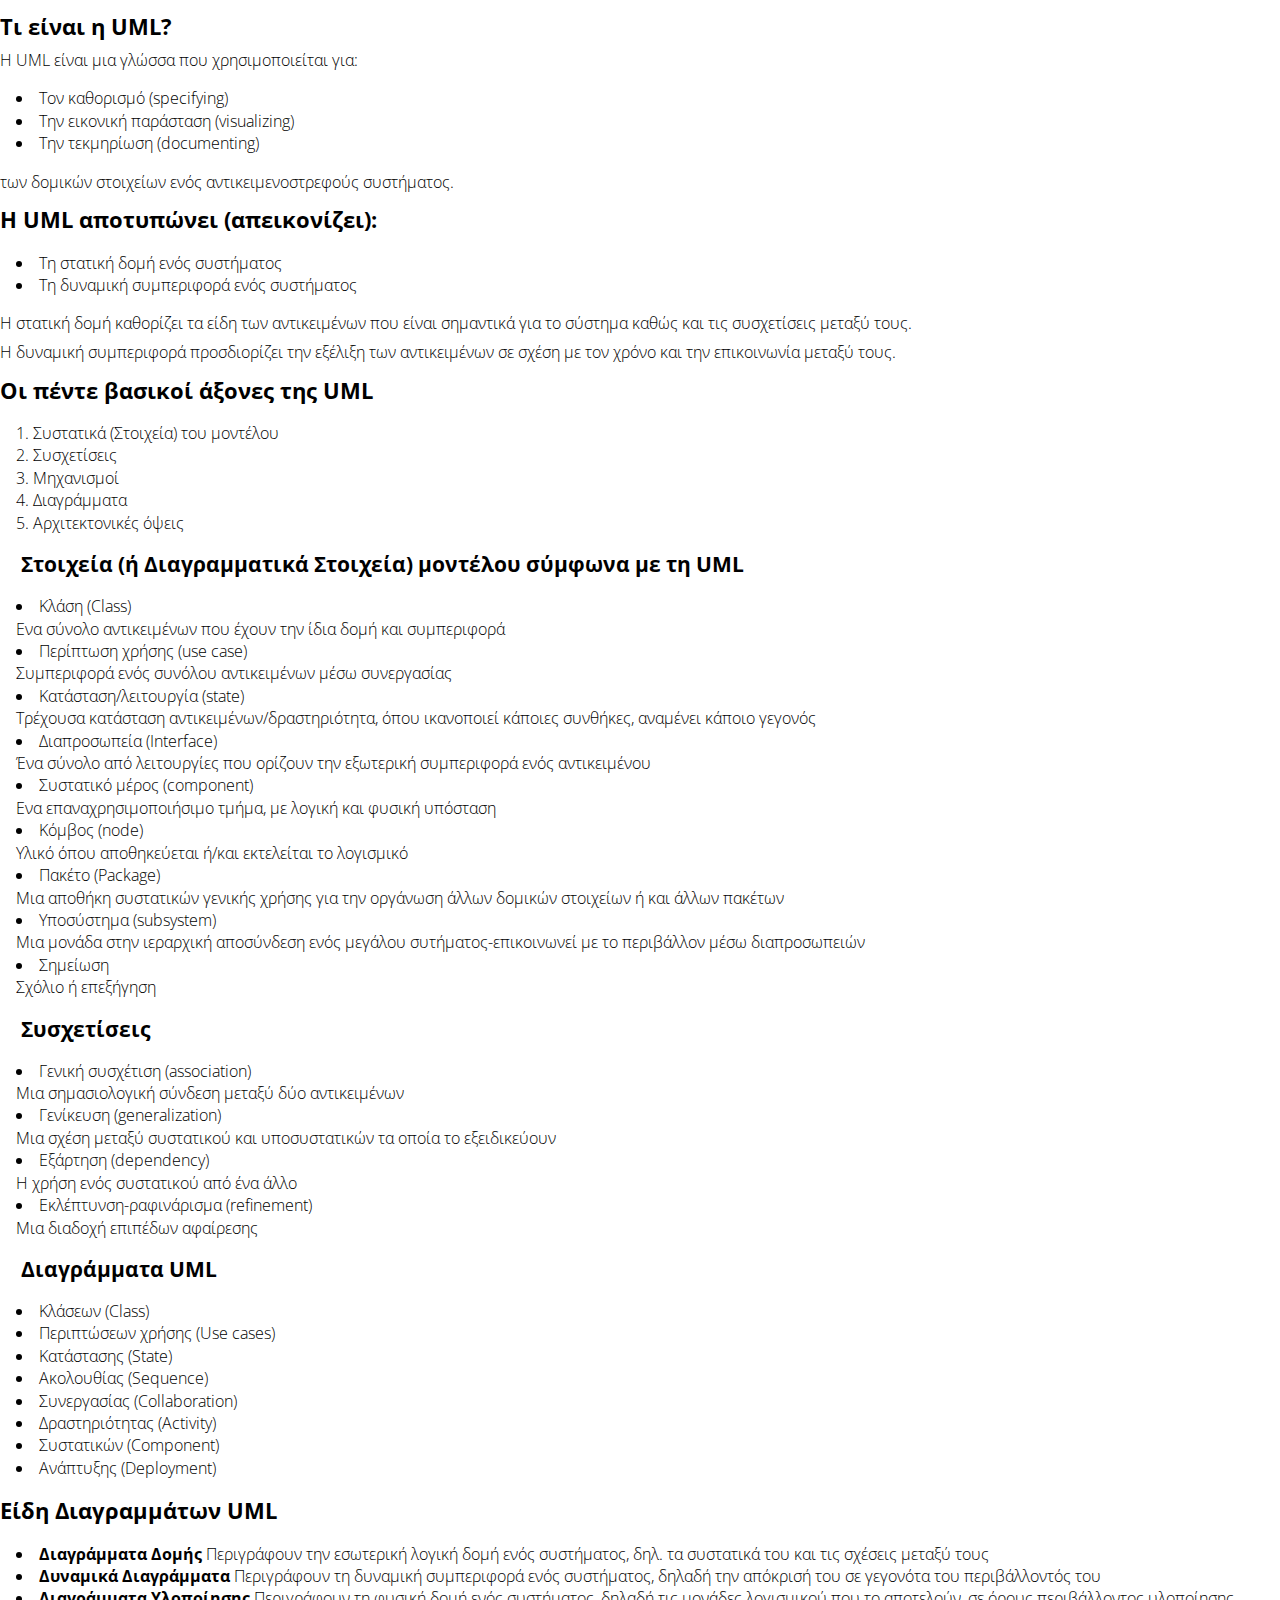
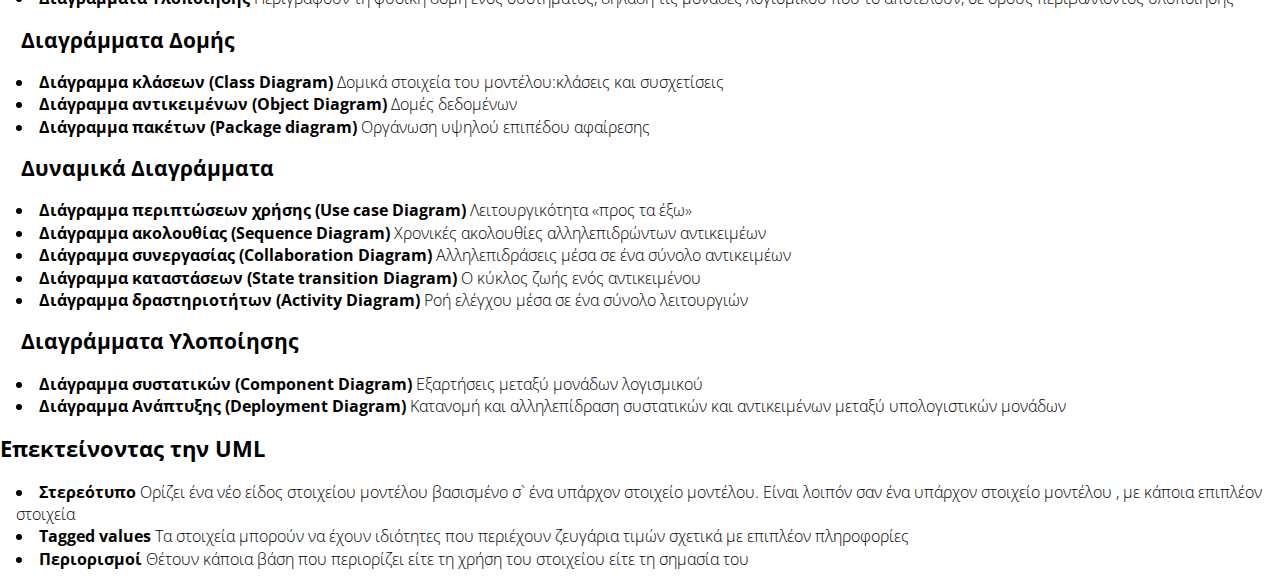
<file: index.html>
<html>
	<head>
		<meta charset="utf-8" />
		<title>Τι είναι η UML</title>
		<link href="main.css" rel="stylesheet" type="text/css" />
	</head>

	<body>
		<h2>Τι είναι η UML?</h2>
		<p>Η UML είναι μια γλώσσα που χρησιμοποιείται για:</p>
		<ul>
			<li>Τον καθορισμό (specifying)</li>
			<li>Την εικονική παράσταση (visualizing)</li>
			<li>Την τεκμηρίωση (documenting)</li>
		</ul>
		<p>των δομικών στοιχείων ενός αντικειμενοστρεφούς συστήματος.</p>

		<h2>Η UML αποτυπώνει (απεικονίζει):</h2>
		<ul>
			<li>Τη στατική δομή ενός συστήματος</li>
			<li>Τη δυναμική συμπεριφορά ενός συστήματος</li>
		</ul>
		<p>Η στατική δομή καθορίζει τα είδη των αντικειμένων που είναι σημαντικά για το σύστημα καθώς και τις συσχετίσεις μεταξύ τους.</p>
		<p>Η δυναμική συμπεριφορά προσδιορίζει την εξέλιξη των αντικειμένων σε σχέση με τον χρόνο και την επικοινωνία μεταξύ τους.</p>

		<h2>Οι πέντε βασικοί άξονες της UML</h2>
		<ol>
			<li>Συστατικά (Στοιχεία) του μοντέλου</li>
			<li>Συσχετίσεις</li>
			<li>Μηχανισμοί</li>
			<li>Διαγράμματα</li>
			<li>Αρχιτεκτονικές όψεις</li>	
		</ol>

		<h3>Στοιχεία (ή Διαγραμματικά Στοιχεία) μοντέλου σύμφωνα με τη UML</h3>
		<ul>
			<li>Κλάση (Class)<br />
			Ενα σύνολο αντικειμένων που έχουν την ίδια δομή και συμπεριφορά</li>
			<li>Περίπτωση χρήσης (use case)<br />
			Συμπεριφορά ενός συνόλου αντικειμένων μέσω συνεργασίας</li>
			<li>Κατάσταση/λειτουργία (state)<br />
			Τρέχουσα κατάσταση αντικειμένων/δραστηριότητα, όπου ικανοποιεί κάποιες συνθήκες, αναμένει κάποιο γεγονός</li>
			<li>Διαπροσωπεία (Interface)<br />
			Ένα σύνολο από λειτουργίες που ορίζουν την εξωτερική συμπεριφορά ενός αντικειμένου</li>
			<li>Συστατικό μέρος (component)<br />
			Ενα επαναχρησιμοποιήσιμο τμήμα, με λογική και φυσική υπόσταση</li>
			<li>Κόμβος (node)<br />
			Υλικό όπου αποθηκεύεται ή/και εκτελείται το λογισμικό</li>
			<li>Πακέτο (Package)<br />
			Μια αποθήκη συστατικών γενικής χρήσης για την οργάνωση άλλων δομικών στοιχείων ή και άλλων πακέτων</li>
			<li>Υποσύστημα (subsystem)<br />
			Μια μονάδα στην ιεραρχική αποσύνδεση ενός μεγάλου συτήματος-επικοινωνεί με το περιβάλλον μέσω διαπροσωπειών</li>
			<li>Σημείωση<br />
			Σχόλιο ή επεξήγηση</li>
		</ul>

		<h3>Συσχετίσεις</h3>
		<ul>
			<li>Γενική συσχέτιση (association)<br />
			Μια σημασιολογική σύνδεση μεταξύ δύο αντικειμένων</li>
			<li>Γενίκευση (generalization)<br />
			Μια σχέση μεταξύ συστατικού και υποσυστατικών τα οποία το εξειδικεύουν</li>
			<li>Εξάρτηση (dependency)<br />
			Η χρήση ενός συστατικού από ένα άλλο</li>	
			<li>Εκλέπτυνση-ραφινάρισμα (refinement)<br />
			Μια διαδοχή επιπέδων αφαίρεσης</li>	
		</ul>

		<h3>Διαγράμματα UML</h3>
		<ul>
			<li>Κλάσεων (Class)</li>
			<li>Περιπτώσεων χρήσης (Use cases)</li>
			<li>Κατάστασης (State)</li>	
			<li>Ακολουθίας (Sequence)</li>	
			<li>Συνεργασίας (Collaboration)</li>
			<li>Δραστηριότητας (Activity)</li>
			<li>Συστατικών (Component)</li>	
			<li>Ανάπτυξης (Deployment)</li>		
		</ul>

		<h2>Είδη Διαγραμμάτων UML</h2>
		<ul>
			<li><b>Διαγράμματα Δομής</b> Περιγράφουν την εσωτερική λογική δομή ενός συστήματος, δηλ. τα συστατικά του και τις σχέσεις μεταξύ τους</li>
			<li><b>Δυναμικά Διαγράμματα</b> Περιγράφουν τη δυναμική συμπεριφορά ενός συστήματος, δηλαδή την απόκρισή του σε γεγονότα του περιβάλλοντός του</li>	
			<li><b>Διαγράμματα Υλοποίησης</b> Περιγράφουν τη φυσική δομή ενός συστήματος, δηλαδή τις μονάδες λογισμικού που το αποτελούν, σε όρους περιβάλλοντος υλοποίησης</li>
		</ul>

		<h3>Διαγράμματα Δομής</h3>
		<ul>
			<li><b>Διάγραμμα κλάσεων (Class Diagram)</b> Δομικά στοιχεία του μοντέλου:κλάσεις και συσχετίσεις</li>
			<li><b>Διάγραμμα αντικειμένων (Object Diagram)</b> Δομές δεδομένων</li>
			<li><b>Διάγραμμα πακέτων (Package diagram)</b> Οργάνωση υψηλού επιπέδου αφαίρεσης</li>	
		</ul>

		<h3>Δυναμικά Διαγράμματα</h3>
		<ul>
			<li><b>Διάγραμμα περιπτώσεων χρήσης (Use case Diagram)</b> Λειτουργικότητα «προς τα έξω»</li>
			<li><b>Διάγραμμα ακολουθίας (Sequence Diagram)</b> Χρονικές ακολουθίες αλληλεπιδρώντων αντικειμέων</li>
			<li><b>Διάγραμμα συνεργασίας (Collaboration Diagram)</b> Αλληλεπιδράσεις μέσα σε ένα σύνολο αντικειμέων</li>
			<li><b>Διάγραμμα καταστάσεων (State transition Diagram)</b> Ο κύκλος ζωής ενός αντικειμένου</li>	
			<li><b>Διάγραμμα δραστηριοτήτων (Activity Diagram)</b> Ροή ελέγχου μέσα σε ένα σύνολο λειτουργιών</li>	
		</ul>

		<h3>Διαγράμματα Υλοποίησης</h3>
		<ul>
			<li><b>Διάγραμμα συστατικών (Component Diagram)</b> Εξαρτήσεις μεταξύ μονάδων λογισμικού</li>
			<li><b>Διάγραμμα Ανάπτυξης (Deployment Diagram)</b> Κατανομή και αλληλεπίδραση συστατικών και αντικειμένων μεταξύ υπολογιστικών μονάδων</li>
		</ul>

		<h2>Επεκτείνοντας την UML</h2>
		<ul>
			<li><b>Στερεότυπo</b> Ορίζει ένα νέο είδος στοιχείου μοντέλου βασισμένο σ` ένα υπάρχον στοιχείο μοντέλου. Είναι λοιπόν σαν ένα υπάρχον στοιχείο μοντέλου , με κάποια επιπλέον στοιχεία</li>
			<li><b>Tagged values</b> Τα στοιχεία μπορούν να έχουν ιδιότητες που περιέχουν ζευγάρια τιμών σχετικά με επιπλέον πληροφορίες</li>
			<li><b>Περιορισμοί</b> Θέτουν κάποια βάση που περιορίζει είτε τη χρήση του στοιχείου είτε τη σημασία του</li>

		</ul>
	</body>
</html>
</file>
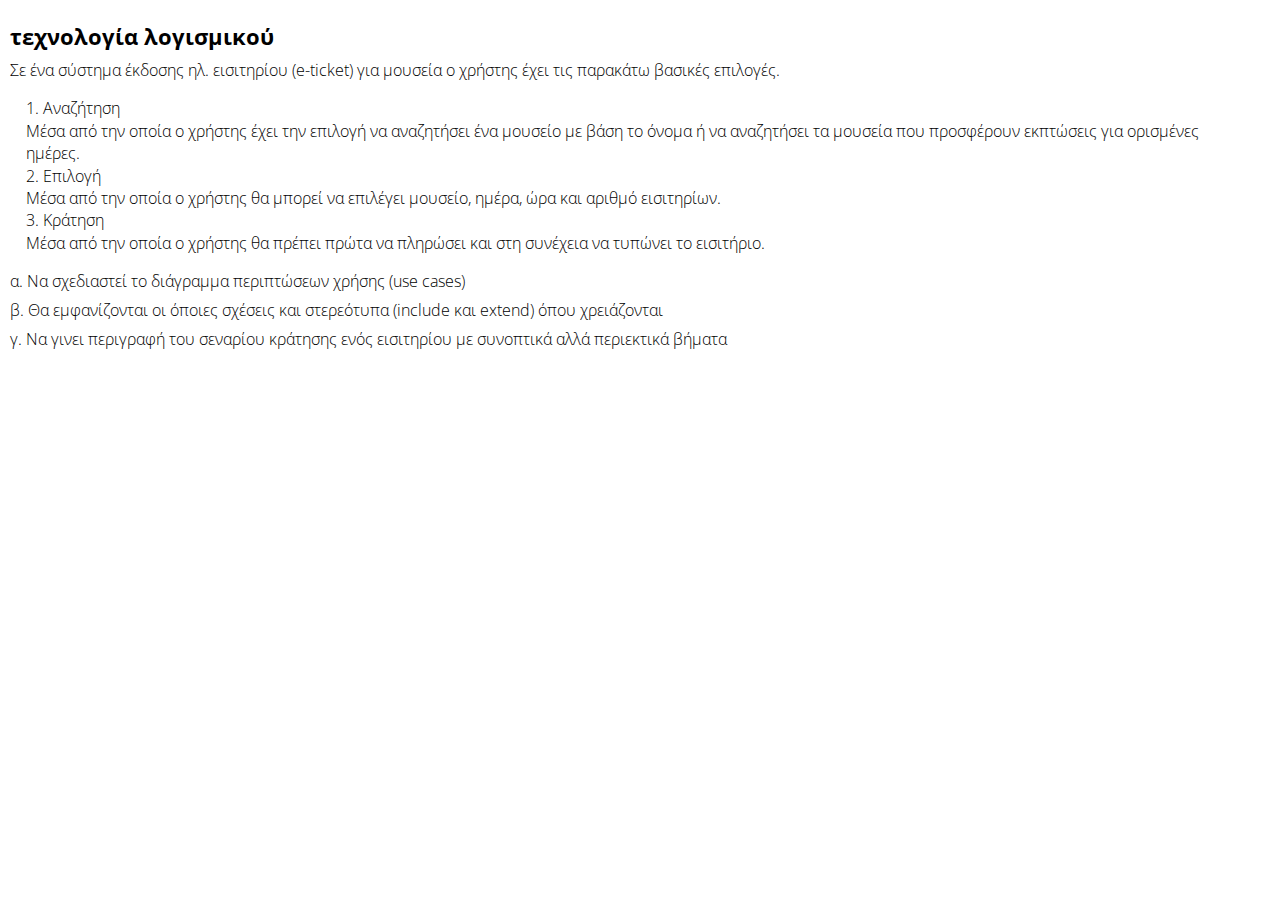
<file: θέματα/index.html>
<html>
	<head>
		<meta charset="utf-8" />
		<title>Τι είναι η UML</title>
		<link href="main.css" rel="stylesheet" type="text/css" />
	</head>

	<body>
	<h2>τεχνολογία λογισμικού</h2>
	<p>Σε ένα σύστημα έκδοσης ηλ. εισιτηρίου (e-ticket) για μουσεία ο χρήστης έχει τις παρακάτω βασικές επιλογές.</p>
	<ol>
	<li>
		Αναζήτηση<br />
		Μέσα από την οποία ο χρήστης έχει την επιλογή να αναζητήσει ένα μουσείο με βάση το όνομα ή να αναζητήσει τα μουσεία που προσφέρουν εκπτώσεις για ορισμένες ημέρες.
	</li>
	<li>
		Επιλογή<br />
		Μέσα από την οποία ο χρήστης θα μπορεί να επιλέγει μουσείο, ημέρα, ώρα και αριθμό εισιτηρίων.
	</li>
	<li>
		Κράτηση<br />
		Μέσα από την οποία ο χρήστης θα πρέπει πρώτα να πληρώσει και στη συνέχεια να τυπώνει το εισιτήριο.
	</li>
	</ol>
	<p>α. Να σχεδιαστεί το διάγραμμα περιπτώσεων χρήσης (use cases)</p>
	<p>β. Θα εμφανίζονται οι όποιες σχέσεις και στερεότυπα (include και extend) όπου χρειάζονται</p>
	<p>γ. Να γινει περιγραφή του σεναρίου κράτησης ενός εισιτηρίου με συνοπτικά αλλά περιεκτικά βήματα</p>
	</body>
</html>
</file>
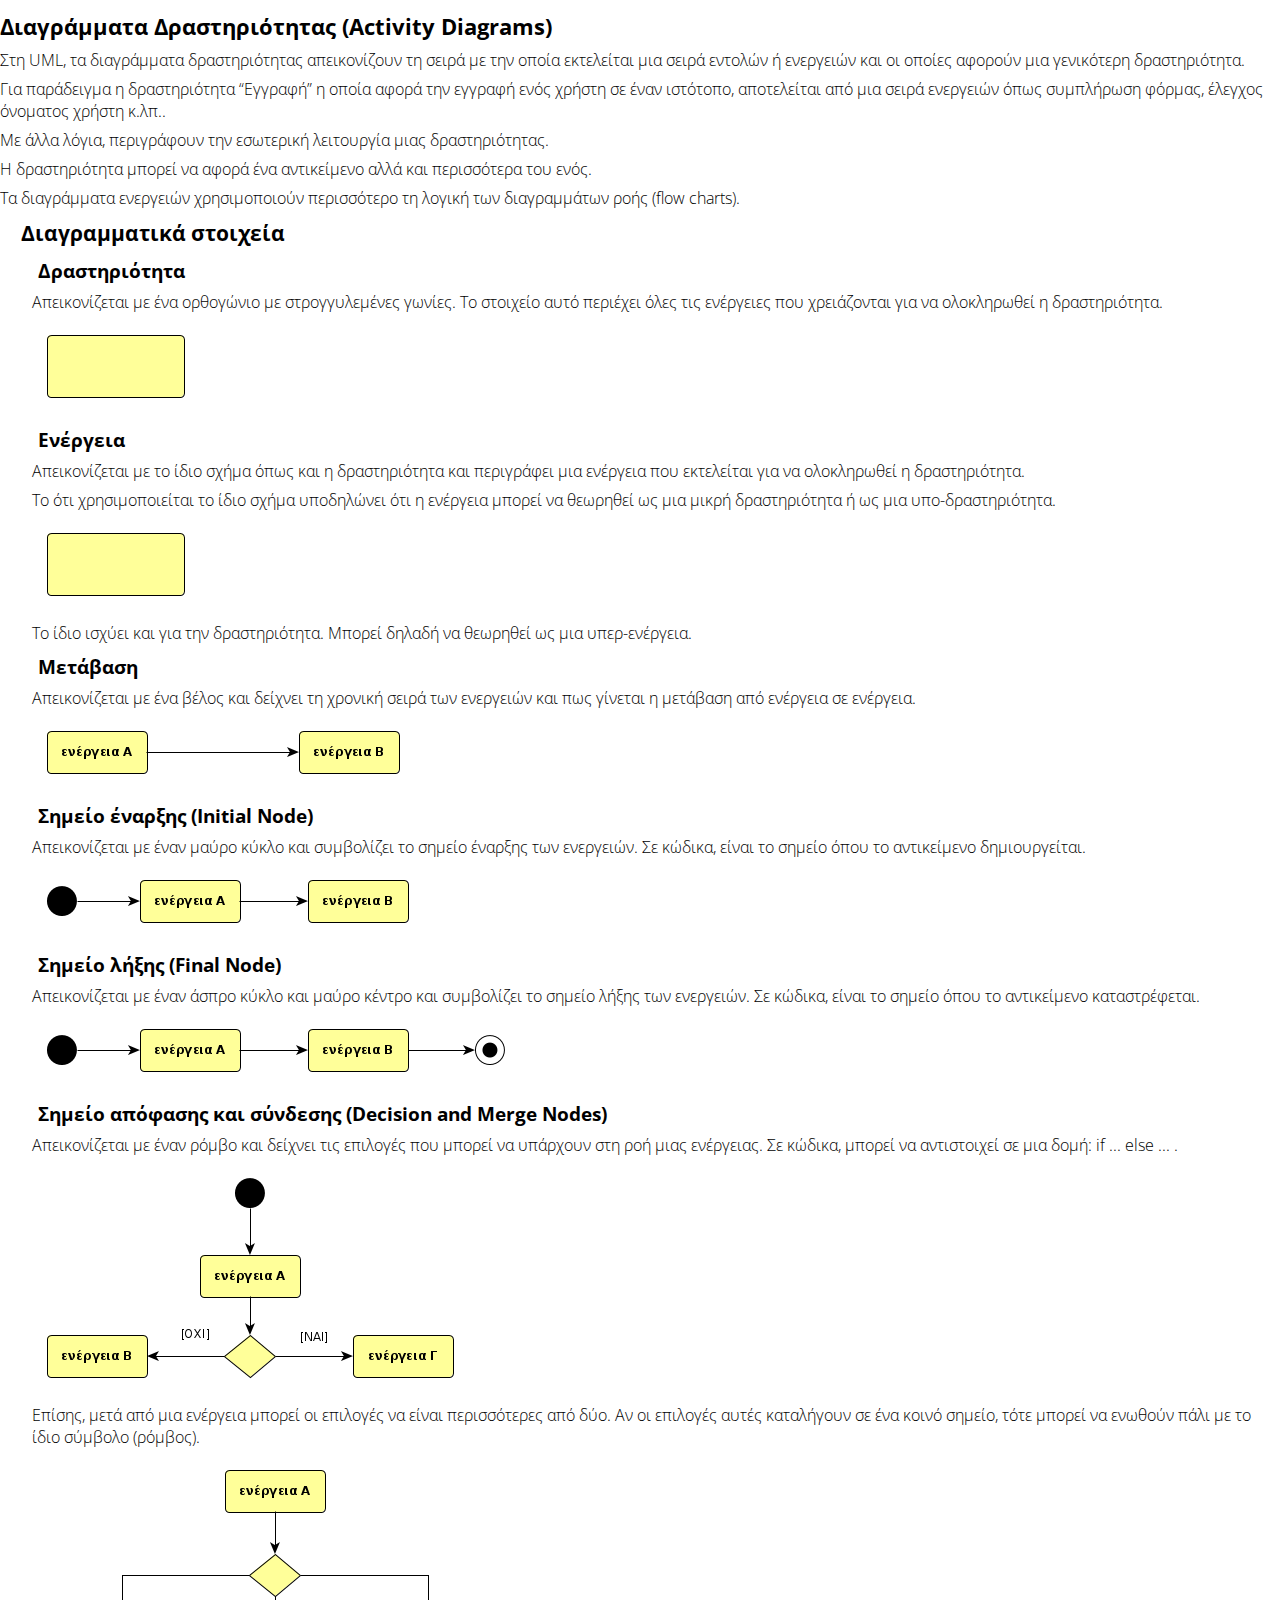
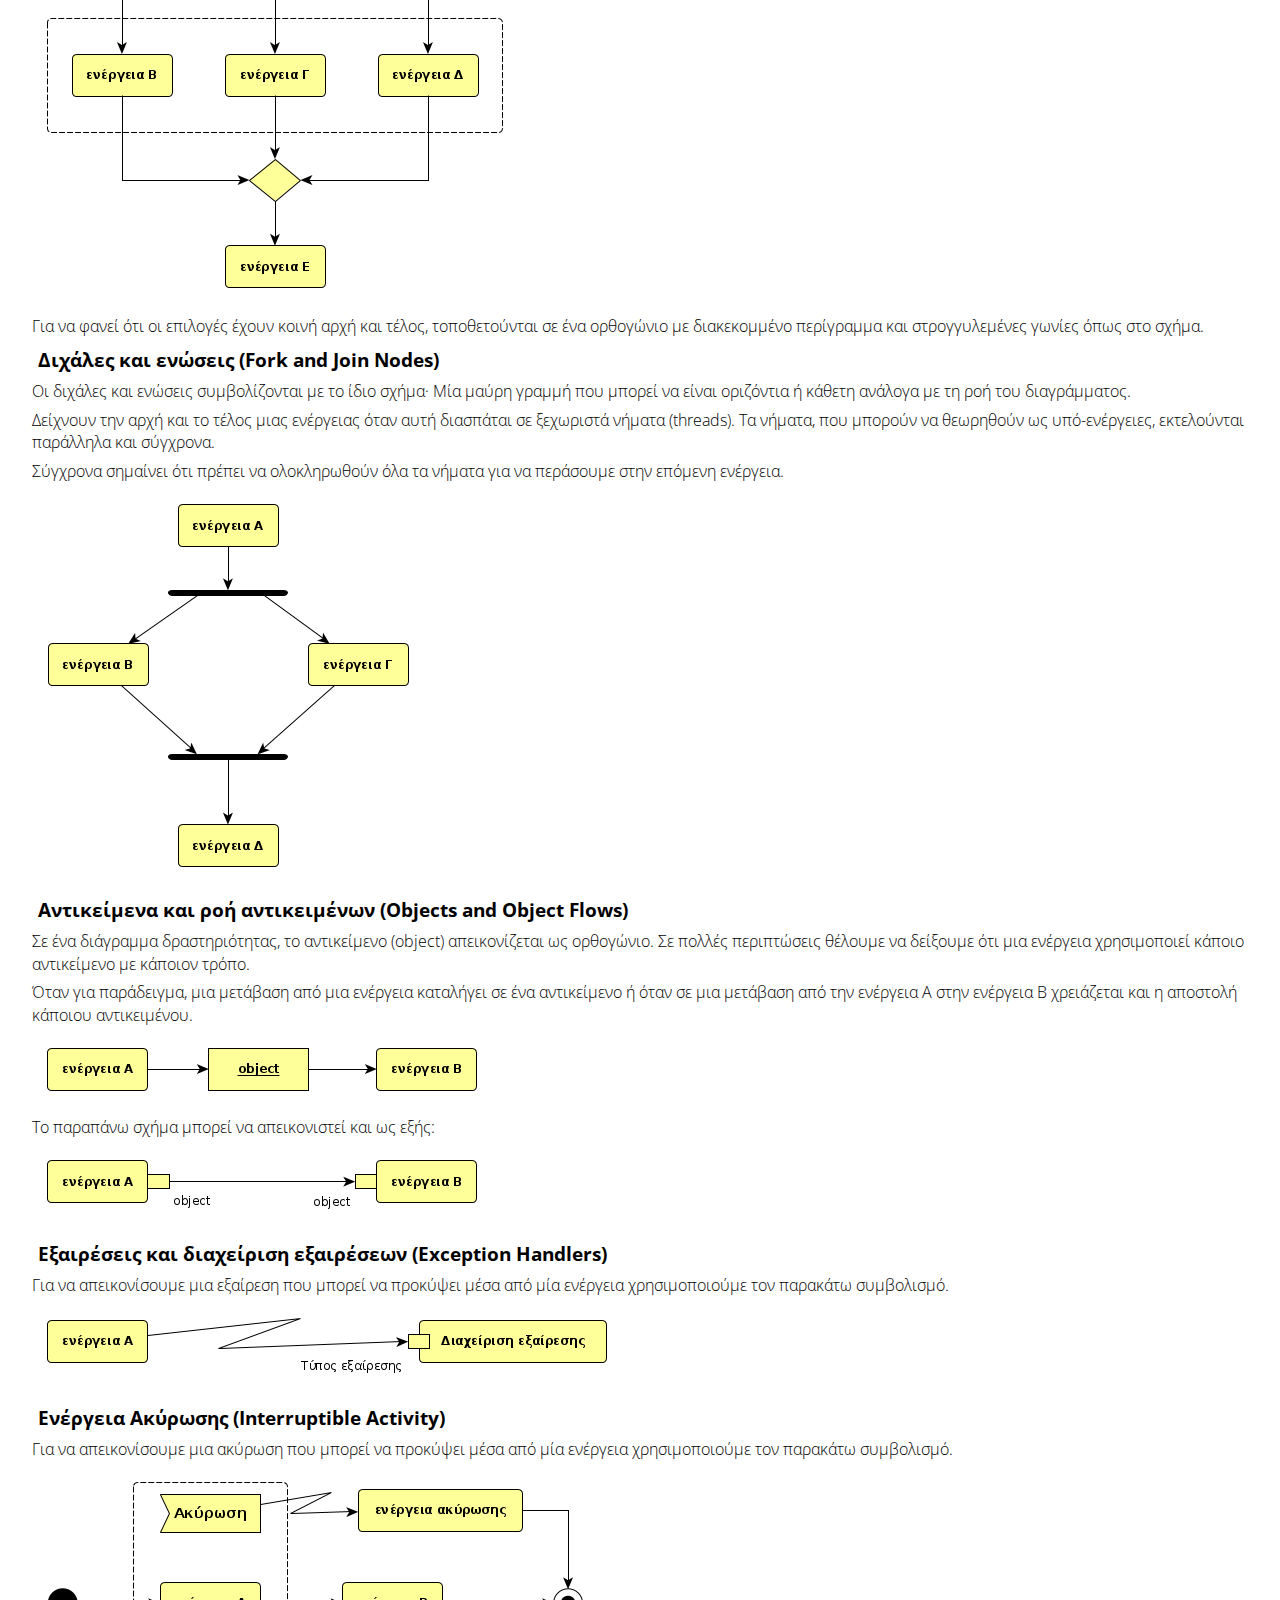
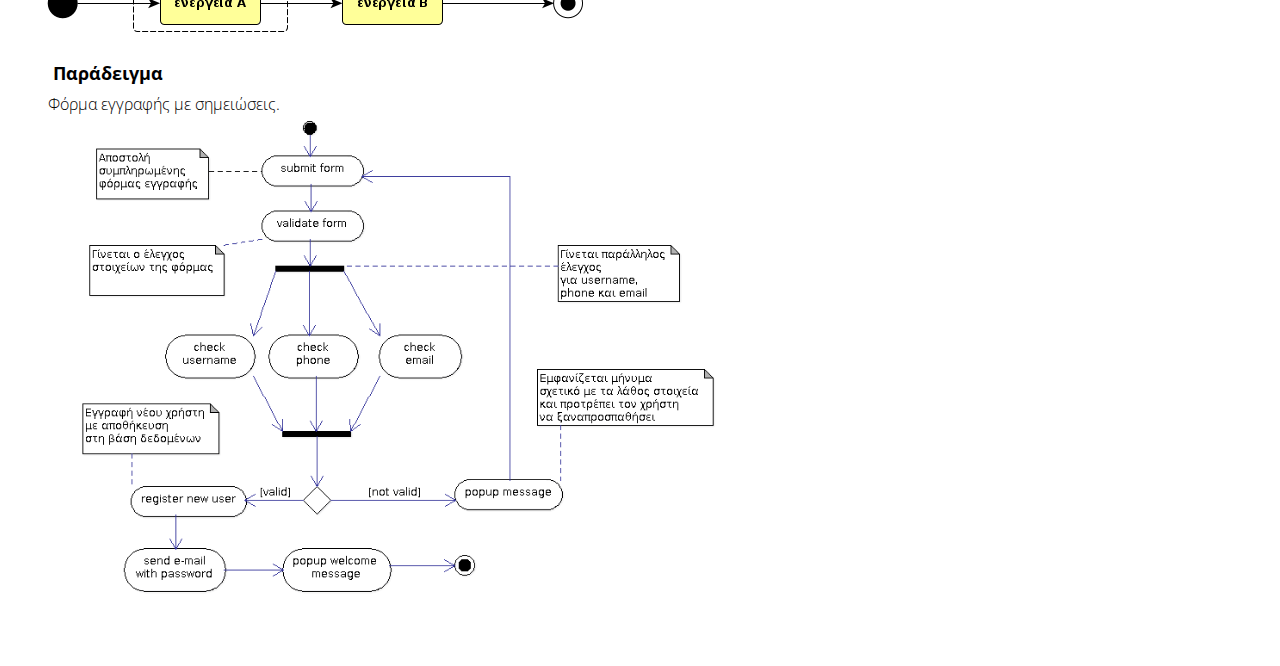
<file: activitydiagrams.html>
<!DOCTYPE html>
<html>
	<head>
		<meta charset = "utf-8" />
		<title>Activity Diagrams</title>
		<link href="main.css" rel="stylesheet" type="text/css" />
	</head>

	<body>
		<h2>∆ιαγράμματα ∆ραστηριότητας (Activity Diagrams)</h2>
		<section>
			<p>Στη UML, τα διαγράμματα δραστηριότητας απεικονίζουν τη σειρά με την οποία εκτελείται μια σειρά εντολών ή ενεργειών και οι οποίες αφορούν μια γενικότερη δραστηριότητα.</p>
			<p>Για παράδειγμα η δραστηριότητα “Εγγραφή” η οποία αφορά την εγγραφή ενός χρήστη σε έναν ιστότοπο, αποτελείται από μια σειρά ενεργειών όπως συμπλήρωση φόρμας, έλεγχος όνοματος χρήστη κ.λπ..</p>
			<p>Με άλλα λόγια, περιγράφουν την εσωτερική λειτουργία μιας δραστηριότητας.</p>
			<p>Η δραστηριότητα μπορεί να αφορά ένα αντικείμενο αλλά και περισσότερα του ενός.</p>
			<p>Τα διαγράμματα ενεργειών χρησιμοποιούν περισσότερο τη λογική των διαγραμμάτων ροής (flow charts).</p>
		</section>
		<h3>Διαγραμματικά στοιχεία</h3>
		<h4>Δραστηριότητα</h4>
		<section>
			<p>Απεικονίζεται με ένα ορθογώνιο με στρογγυλεμένες γωνίες. Το στοιχείο αυτό περιέχει όλες τις ενέργειες που χρειάζονται για να ολοκληρωθεί η δραστηριότητα.</p>
			<img src="images/activity_01.png">
		</section>

		<h4>Ενέργεια</h4>
		<section>
			<p>Απεικονίζεται με το ίδιο σχήμα όπως και η δραστηριότητα και περιγράφει μια ενέργεια που εκτελείται για να ολοκληρωθεί η δραστηριότητα.</p>
			<p>Το ότι χρησιμοποιείται το ίδιο σχήμα υποδηλώνει ότι η ενέργεια μπορεί να θεωρηθεί ως μια μικρή δραστηριότητα ή ως μια υπο-δραστηριότητα.</p>
			<img src="images/activity_01.png">
			<p>Το ίδιο ισχύει και για την δραστηριότητα. Μπορεί δηλαδή να θεωρηθεί ως μια υπερ-ενέργεια.</p>
		</section>

		<h4>Μετάβαση</h4>
		<section>
			<p>Απεικονίζεται με ένα βέλος και δείχνει τη χρονική σειρά των ενεργειών και πως γίνεται η μετάβαση από ενέργεια σε ενέργεια.</p>
			<img src="images/activity_02.png">
		</section>

		<h4>Σημείο έναρξης (Initial Node)</h4>
		<section>
			<p>Απεικονίζεται με έναν μαύρο κύκλο και συμβολίζει το σημείο έναρξης των ενεργειών. Σε κώδικα, είναι το σημείο όπου το αντικείμενο δημιουργείται.</p>
			<img src="images/activity_03.png">
		</section>		

		<h4>Σημείο λήξης (Final Node)</h4>
		<section>
			<p>Απεικονίζεται με έναν άσπρο κύκλο και μαύρο κέντρο και συμβολίζει το σημείο λήξης των ενεργειών. Σε κώδικα, είναι το σημείο όπου το αντικείμενο καταστρέφεται.</p>
			<img src="images/activity_04.png">
		</section>	

		<h4>Σημείο απόφασης και σύνδεσης (Decision and Merge Nodes)</h4>
		<section>
			<p>Απεικονίζεται με έναν ρόμβο και δείχνει τις επιλογές που μπορεί να υπάρχουν στη ροή μιας ενέργειας. Σε κώδικα, μπορεί να αντιστοιχεί σε μια δομή: if ... else ... .</p>
			<img src="images/activity_05.png">
			<p>Επίσης, μετά από μια ενέργεια μπορεί οι επιλογές να είναι περισσότερες από δύο. Αν οι επιλογές αυτές καταλήγουν σε ένα κοινό σημείο, τότε μπορεί να ενωθούν πάλι με το ίδιο σύμβολο (ρόμβος).</p>
			<img src="images/activity_06.png">
			<p>Για να φανεί ότι οι επιλογές έχουν κοινή αρχή και τέλος, τοποθετούνται σε ένα ορθογώνιο με διακεκομμένο περίγραμμα και στρογγυλεμένες γωνίες όπως στο σχήμα.</p>
		</section>	

		<h4>Διχάλες και ενώσεις (Fork and Join Nodes)</h4>
		<section>
			<p>Οι διχάλες και ενώσεις συμβολίζονται με το ίδιο σχήμα· Μία μαύρη γραμμή που μπορεί να είναι οριζόντια ή κάθετη ανάλογα με τη ροή του διαγράμματος.</p>
			<p>Δείχνουν την αρχή και το τέλος μιας ενέργειας όταν αυτή διασπάται σε ξεχωριστά νήματα (threads). Τα νήματα, που μπορούν να θεωρηθούν ως υπό-ενέργειες, εκτελούνται παράλληλα και σύγχρονα.</p>
			<p>Σύγχρονα σημαίνει ότι πρέπει να ολοκληρωθούν όλα τα νήματα για να περάσουμε στην επόμενη ενέργεια.</p>
			<img src="images/activity_07.png">
		</section>	

		<h4>Αντικείμενα και ροή αντικειμένων (Objects and Object Flows)</h4>
		<section>
			<p>Σε ένα διάγραμμα δραστηριότητας, το αντικείμενο (object) απεικονίζεται ως ορθογώνιο. Σε πολλές περιπτώσεις θέλουμε να δείξουμε ότι μια ενέργεια χρησιμοποιεί κάποιο αντικείμενο με κάποιον τρόπο.</p>
			<p>Όταν για παράδειγμα, μια μετάβαση από μια ενέργεια καταλήγει σε ένα αντικείμενο ή όταν σε μια μετάβαση από την ενέργεια Α στην ενέργεια Β χρειάζεται και η αποστολή κάποιου αντικειμένου.</p>
			<img src="images/activity_08.png">
			<p>Το παραπάνω σχήμα μπορεί να απεικονιστεί και ως εξής:</p>
			<img src="images/activity_09.png">
		</section>	


		<h4>Εξαιρέσεις και διαχείριση εξαιρέσεων (Exception Handlers)</h4>
		<section>
			<p>Για να απεικονίσουμε μια εξαίρεση που μπορεί να προκύψει μέσα από μία ενέργεια χρησιμοποιούμε τον παρακάτω συμβολισμό.</p>
			<img src="images/activity_10.png">
		</section>	

		<h4>Ενέργεια Ακύρωσης (Interruptible Activity)</h4>
		<section>
			<p>Για να απεικονίσουμε μια ακύρωση που μπορεί να προκύψει μέσα από μία ενέργεια χρησιμοποιούμε τον παρακάτω συμβολισμό.</p>
			<img src="images/activity_11.png">
		</section>

		<h5>Παράδειγμα</h5>
		<section>
		<p>Φόρμα εγγραφής με σημειώσεις.</p>
		<img src="images/activity_register.png" width='700'>
		</section>
	</body>
</html>
</file>
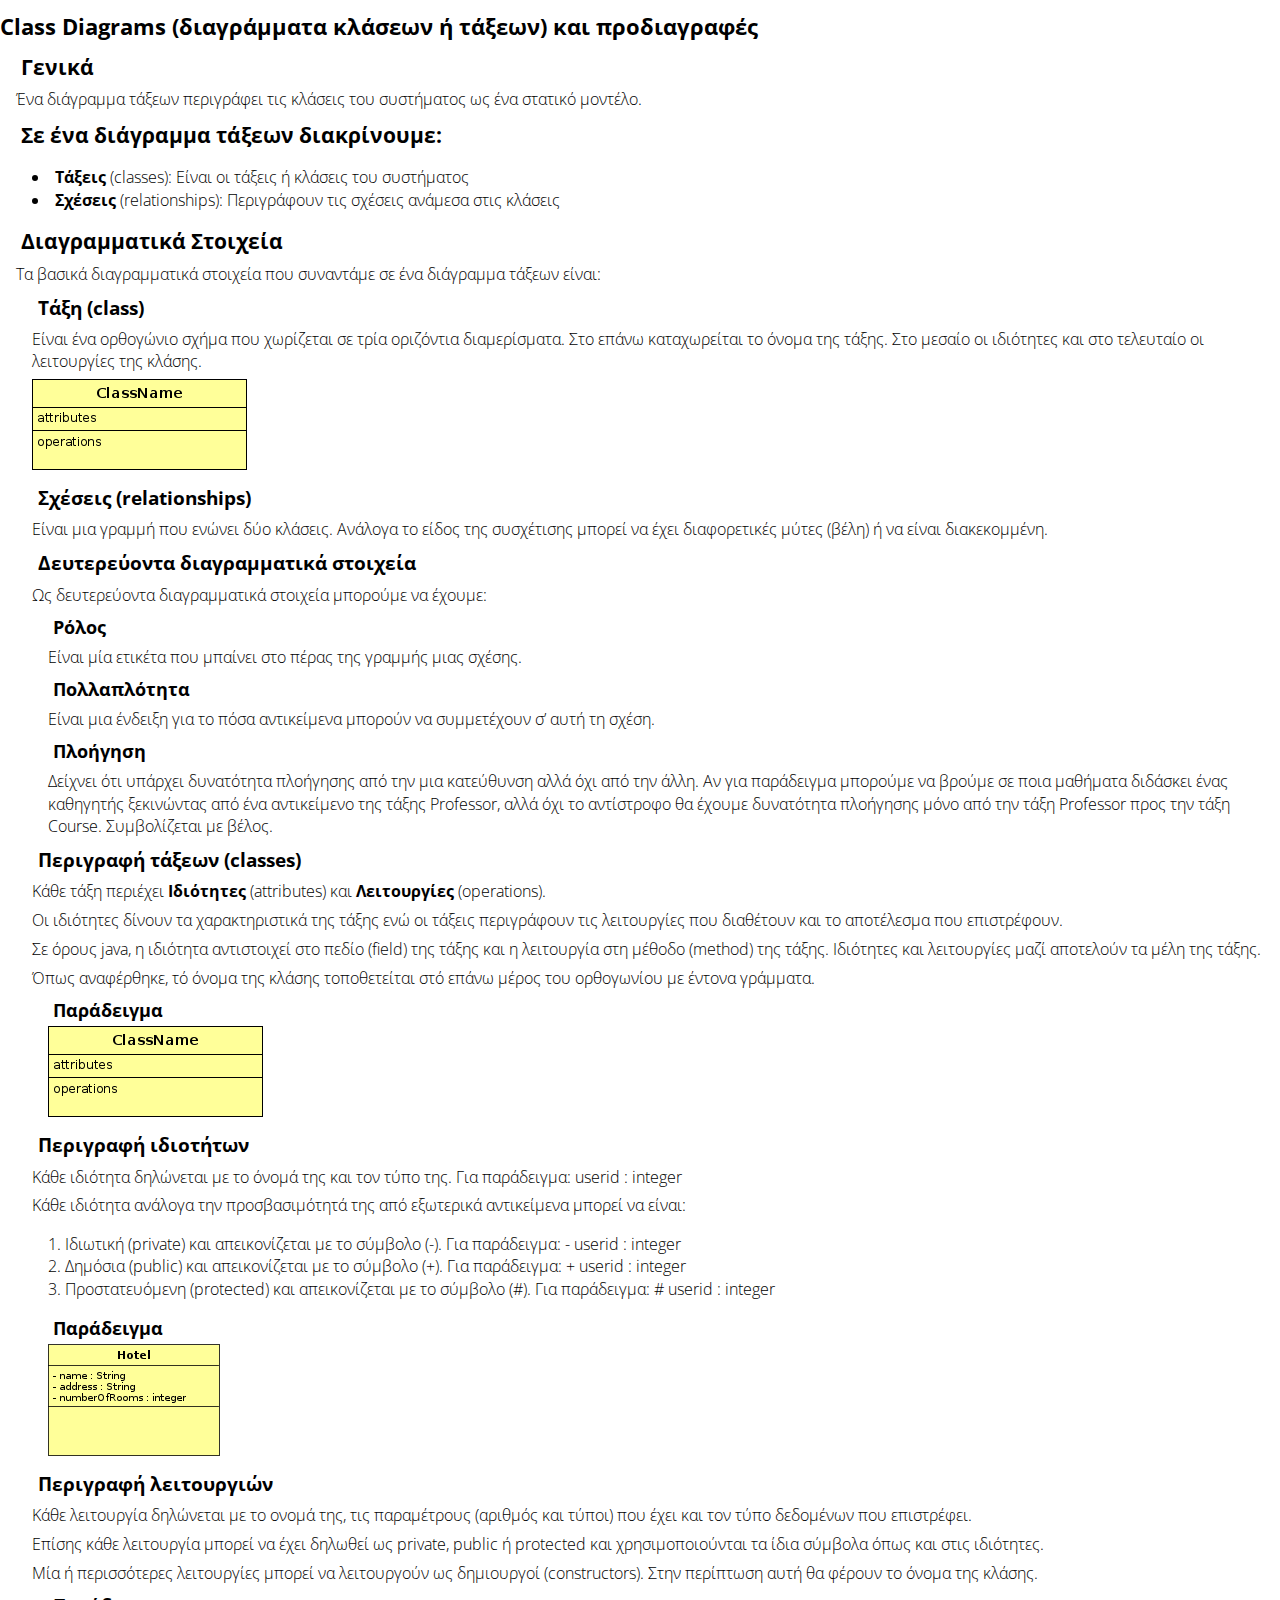
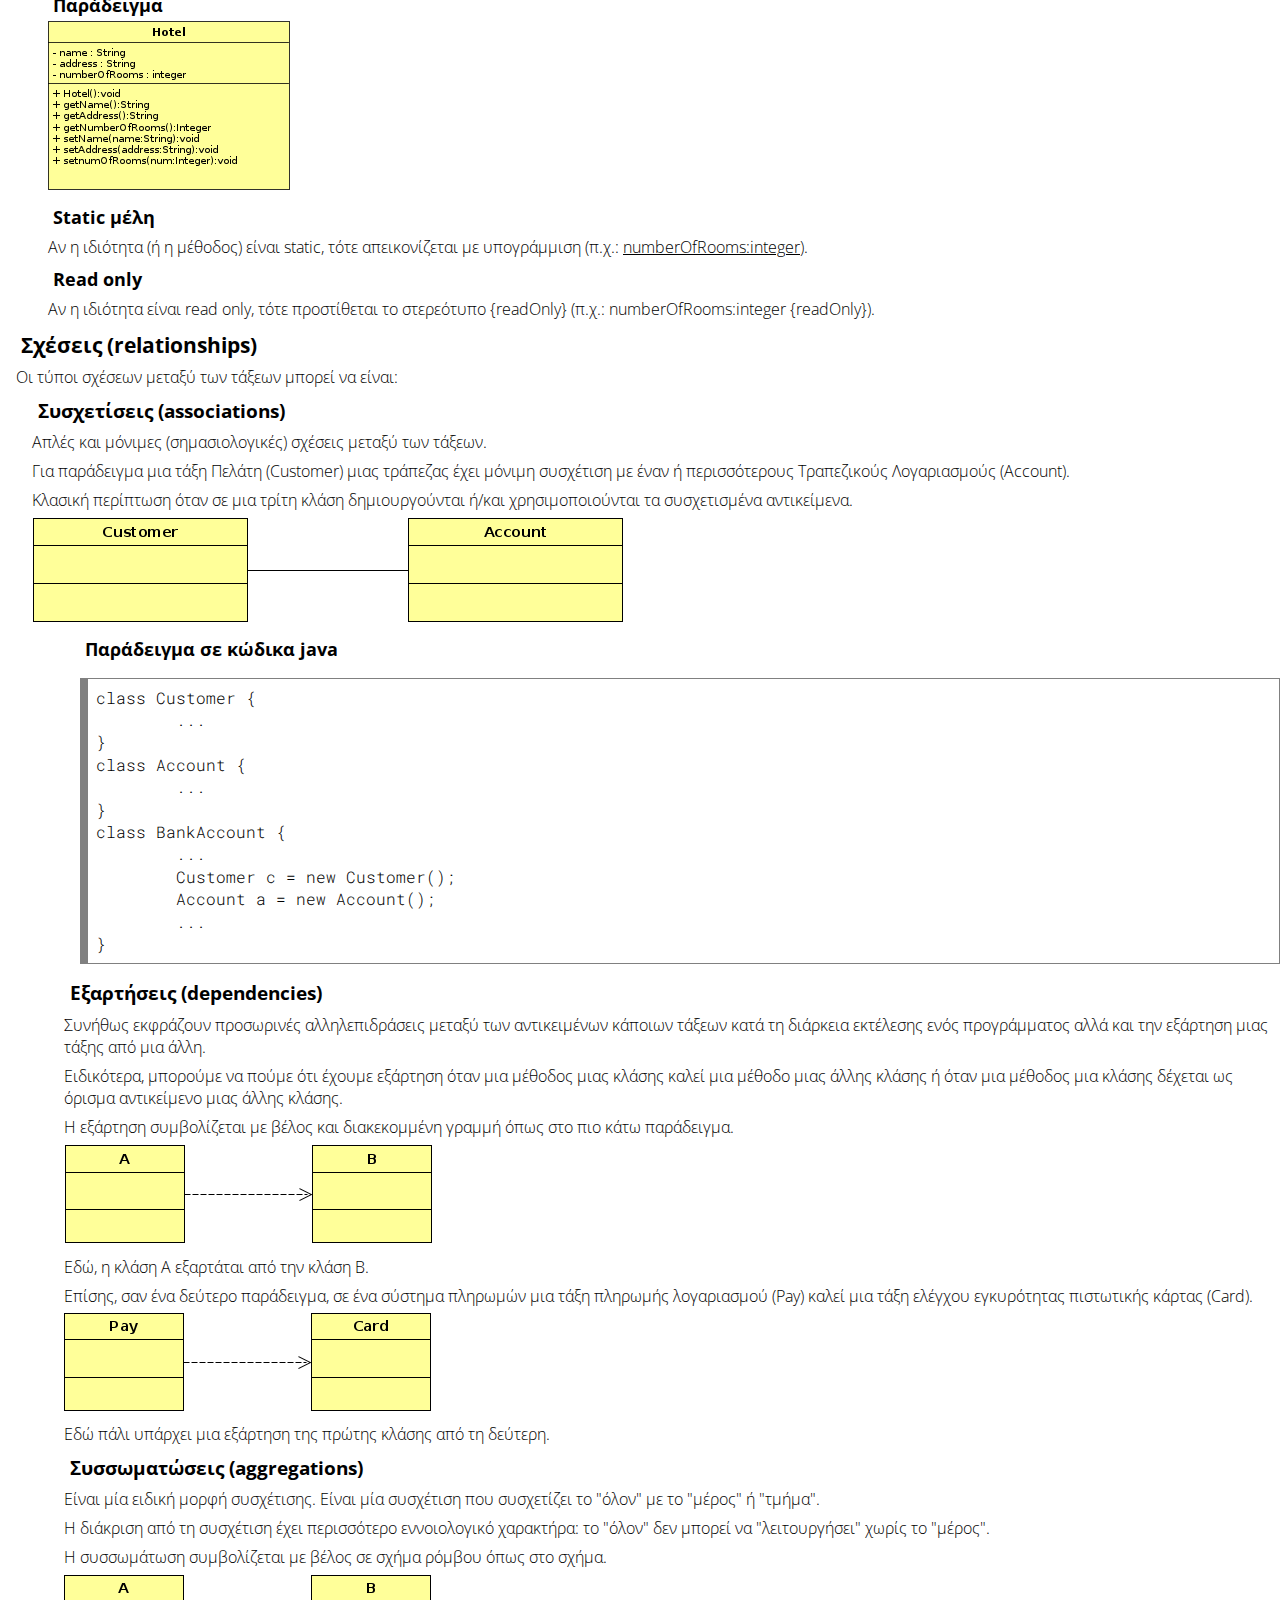
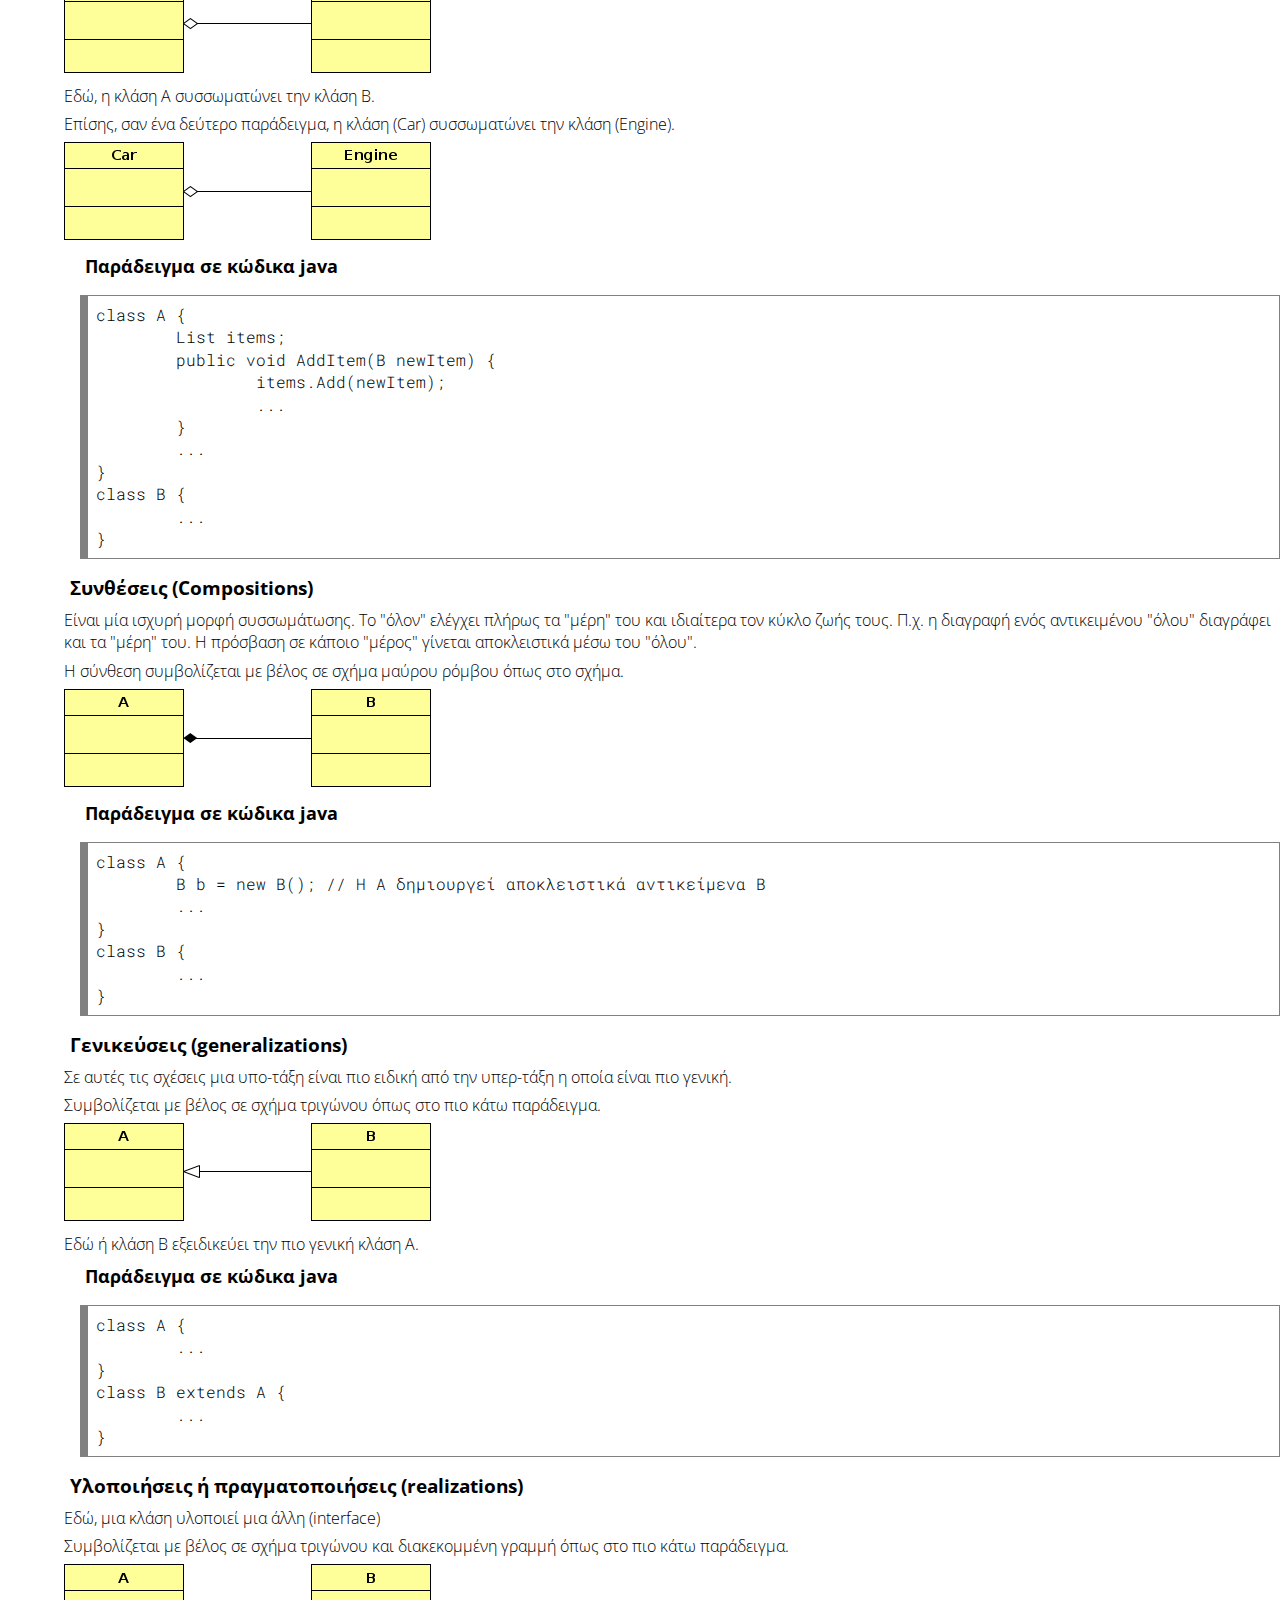
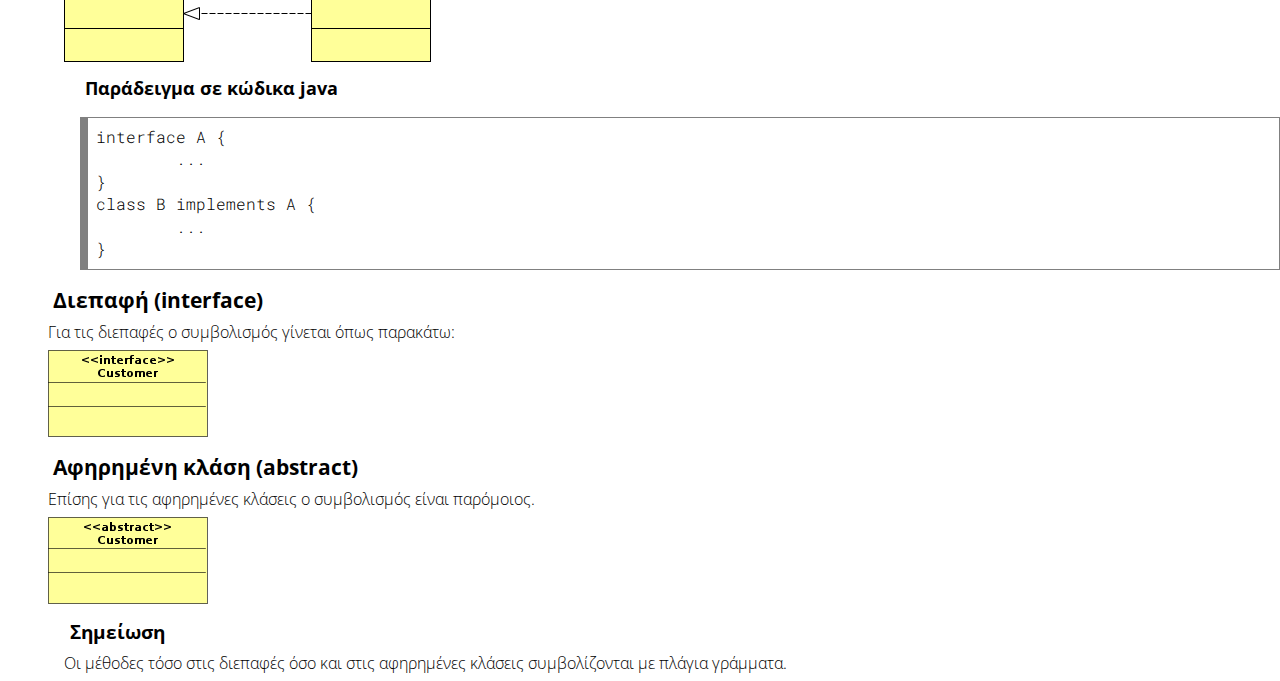
<file: classdiagrams.html>
<!DOCTYPE html>
<html>
	<head>
		<meta charset = "utf-8" />
		<title>Class Diagrams and Specifications</title>
		<link href="main.css" rel="stylesheet" type="text/css" />
	</head>

	<body>
		<h2>Class Diagrams (διαγράμματα κλάσεων ή τάξεων) και προδιαγραφές</h2>
		<h3>Γενικά</h3>
		<section>
			<p>Ένα διάγραμμα τάξεων περιγράφει τις κλάσεις του συστήματος ως ένα στατικό μοντέλο.</p>
		</section>

		<h3>Σε ένα διάγραμμα τάξεων διακρίνουμε:</h3>
		<section>
			<ul>
				<li><b>Τάξεις</b> (classes): Είναι οι τάξεις ή κλάσεις του συστήματος</li>
				<li><b>Σχέσεις</b> (relationships): Περιγράφουν τις σχέσεις ανάμεσα στις κλάσεις</li>
			</ul>
		</section>

		<h3>Διαγραμματικά Στοιχεία</h3>
		<section>
			<p>Τα βασικά διαγραμματικά στοιχεία που συναντάμε σε ένα διάγραμμα τάξεων είναι:</p>
		</section>

		<h4>Τάξη (class)</h4>
		<section>
			<p>Είναι ένα ορθογώνιο σχήμα που χωρίζεται σε τρία οριζόντια διαμερίσματα. Στο επάνω καταχωρείται το όνομα της τάξης. Στο μεσαίο οι ιδιότητες και στο τελευταίο οι λειτουργίες της κλάσης.</p>
			<img src = "images/classdiagram_01.png" />
		</section>

		<h4>Σχέσεις (relationships)</h4>
		<section>
			<p>Είναι μια γραμμή που ενώνει δύο κλάσεις. Ανάλογα το είδος της συσχέτισης μπορεί να έχει διαφορετικές μύτες (βέλη) ή να είναι διακεκομμένη.</p>
		</section>

		<h4>Δευτερεύοντα διαγραμματικά στοιχεία</h4>
		<section>
			<p>Ως δευτερεύοντα διαγραμματικά στοιχεία μπορούμε να έχουμε:</p>
		</section>

		<h5>Ρόλος</h5>
		<section>
			<p>Είναι μία ετικέτα που μπαίνει στο πέρας της γραμμής μιας σχέσης.</p>
		</section>

		<h5>Πολλαπλότητα</h5>
		<section>
			<p>Είναι μια ένδειξη για το πόσα αντικείμενα μπορούν να συμμετέχουν σ’ αυτή τη σχέση.</p>
		</section>

		<h5>Πλοήγηση</h5>
		<section>
			<p>Δείχνει ότι υπάρχει δυνατότητα πλοήγησης από την μια κατεύθυνση αλλά όχι από την άλλη. Αν για παράδειγμα μπορούμε να βρούμε σε ποια μαθήματα διδάσκει ένας καθηγητής ξεκινώντας από ένα αντικείμενο της τάξης Professor, αλλά όχι το αντίστροφο θα έχουμε δυνατότητα πλοήγησης μόνο από την τάξη Professor προς την τάξη Course. Συμβολίζεται με βέλος.</p>
		</section>

		<h4>Περιγραφή τάξεων (classes)</h4>
		<section>
			<p>Κάθε τάξη περιέχει <b>Ιδιότητες</b> (attributes) και <b>Λειτουργίες</b> (operations). </p>
			<p>Οι ιδιότητες δίνουν τα χαρακτηριστικά της τάξης ενώ οι τάξεις περιγράφουν τις λειτουργίες που διαθέτουν και το αποτέλεσμα που επιστρέφουν.</p>
			<p>Σε όρους java, η ιδιότητα αντιστοιχεί στο πεδίο (field) της τάξης και η λειτουργία στη μέθοδο (method) της τάξης. Ιδιότητες και λειτουργίες μαζί αποτελούν τα μέλη της τάξης.</p>
			<p>Όπως αναφέρθηκε, τό όνομα της κλάσης τοποθετείται στό επάνω μέρος του ορθογωνίου με έντονα γράμματα.</p>
		</section>
		<h5>Παράδειγμα</h5>
		<section>
			<img src = "images/classdiagram_01.png" />
		</section>

		<h4>Περιγραφή ιδιοτήτων</h4>
		<section>
			<p>Κάθε ιδιότητα δηλώνεται με το όνομά της και τον τύπο της. Για παράδειγμα: userid : integer</p>
			<p>Κάθε ιδιότητα ανάλογα την προσβασιμότητά της από εξωτερικά αντικείμενα μπορεί να είναι:</p>
			<ol>
				<li>Ιδιωτική (private) και απεικονίζεται με το σύμβολο (-). Για παράδειγμα: - userid : integer</li>
				<li>Δημόσια (public) και απεικονίζεται με το σύμβολο (+). Για παράδειγμα: + userid : integer</li>
				<li>Προστατευόμενη (protected) και απεικονίζεται με το σύμβολο (#). Για παράδειγμα: # userid : integer</li>
			</ol>
		</section>
		<h5>Παράδειγμα</h5>
		<section>
			<img src = "images/classdiagram_02.png" />
		</section>

		<h4>Περιγραφή λειτουργιών</h4>
		<section>
			<p>Κάθε λειτουργία δηλώνεται με το ονομά της, τις παραμέτρους (αριθμός και τύποι) που έχει και τον τύπο δεδομένων που επιστρέφει.</p>
			<p>Επίσης κάθε λειτουργία μπορεί να έχει δηλωθεί ως private, public ή protected και χρησιμοποιούνται τα ίδια σύμβολα όπως και στις ιδιότητες.</p>
			<p>Μία ή περισσότερες λειτουργίες μπορεί να λειτουργούν ως δημιουργοί (constructors). Στην περίπτωση αυτή θα φέρουν το όνομα της κλάσης.</p>
		</section>
		<h5>Παράδειγμα</h5>
		<section>
			<img src = "images/classdiagram_03.png" />
		</section>

		<h5>Static μέλη</h5>
		<section>
			<p>Αν η ιδιότητα (ή η μέθοδος) είναι static, τότε απεικονίζεται με υπογράμμιση (π.χ.: <u>numberOfRooms:integer</u>).</p>
		</section>

		<h5>Read only</h5>
		<section>
			<p>Αν η ιδιότητα είναι read only, τότε προστίθεται το στερεότυπο {readOnly}  (π.χ.: numberOfRooms:integer {readOnly}).</p>
		</section>

		<h3>Σχέσεις (relationships)</h3>
		<section>
			<p>Οι τύποι σχέσεων μεταξύ των τάξεων μπορεί να είναι:</p>
		</section>

		<h4>Συσχετίσεις (associations)</h4>
		<section>
			<p>Απλές και μόνιμες (σημασιολογικές) σχέσεις μεταξύ των τάξεων.</p>
			<p>Για παράδειγμα μια τάξη Πελάτη (Customer) μιας τράπεζας έχει μόνιμη συσχέτιση με έναν ή περισσότερους Τραπεζικούς Λογαριασμούς (Account).</p>
			<p>Κλασική περίπτωση όταν σε μια τρίτη κλάση δημιουργούνται ή/και χρησιμοποιούνται τα συσχετισμένα αντικείμενα.</p>
			<img src = "images/class_association_01.png" />
		<section>
		<h5>Παράδειγμα σε κώδικα java</h5>
<pre>
class Customer {
	...
}
class Account {
	...
}
class BankAccount {
	...
	Customer c = new Customer();
	Account a = new Account();
	...
}
</pre>

		<h4>Εξαρτήσεις (dependencies)</h4>
		<section>
			<p>Συνήθως εκφράζουν προσωρινές αλληλεπιδράσεις μεταξύ των αντικειμένων κάποιων τάξεων κατά τη διάρκεια εκτέλεσης ενός προγράμματος αλλά και την εξάρτηση μιας τάξης από μια άλλη.</p>
			<p>Ειδικότερα, μπορούμε να πούμε ότι έχουμε εξάρτηση όταν μια μέθοδος μιας κλάσης καλεί μια μέθοδο μιας άλλης κλάσης ή όταν μια μέθοδος μια κλάσης δέχεται ως όρισμα αντικείμενο μιας άλλης κλάσης.</p>
			<p>Η εξάρτηση συμβολίζεται με βέλος και διακεκομμένη γραμμή όπως στο πιο κάτω  παράδειγμα.</p>
			<img src = "images/class_dependency_01.png" />
			<p>Εδώ, η κλάση Α εξαρτάται από την κλάση Β.</p>
			<p>Επίσης, σαν ένα δεύτερο παράδειγμα, σε ένα σύστημα πληρωμών μια τάξη πληρωμής λογαριασμού (Pay) καλεί μια τάξη ελέγχου εγκυρότητας πιστωτικής κάρτας (Card).</p>
			<img src = "images/class_dependency_02.png" />
			<p>Εδώ πάλι υπάρχει μια εξάρτηση της πρώτης κλάσης από τη δεύτερη.</p>
		</section>

		<h4>Συσσωματώσεις (aggregations)</h4>
		<section>
			<p>Είναι μία ειδική μορφή συσχέτισης. Είναι μία συσχέτιση που συσχετίζει το "όλον" με το "μέρος" ή "τμήμα".</p>
			<p>Η διάκριση από τη συσχέτιση έχει περισσότερο εννοιολογικό χαρακτήρα: το "όλον" δεν μπορεί να "λειτουργήσει" χωρίς το "μέρος".<p>
			<p>Η συσσωμάτωση συμβολίζεται με βέλος σε σχήμα ρόμβου όπως στο σχήμα.<p>
			<img src = "images/class_aggregation_01.png" />
			<p>Εδώ, η κλάση Α συσσωματώνει την κλάση Β.<p>
			<p>Επίσης, σαν ένα δεύτερο παράδειγμα, η κλάση (Car) συσσωματώνει την κλάση (Engine).</p>
			<img src = "images/class_aggregation_02.png" />
		</section>

		<h5>Παράδειγμα σε κώδικα java</h5>
<pre>
class A {
	List items;
	public void AddItem(B newItem) { 
		items.Add(newItem);
		...
	}
	...
}
class B {
	...
}
</pre>

		<h4>Συνθέσεις (Compositions)</h4>
		<section>
			<p>Είναι μία ισχυρή μορφή συσσωμάτωσης. Το "όλον" ελέγχει πλήρως τα "μέρη" του και ιδιαίτερα τον κύκλο ζωής τους. Π.χ. η διαγραφή ενός αντικειμένου "όλου" διαγράφει και τα "μέρη" του. Η πρόσβαση σε κάποιο "μέρος" γίνεται αποκλειστικά μέσω του "όλου".</p>
			<p>Η σύνθεση συμβολίζεται με βέλος σε σχήμα μαύρου ρόμβου όπως στο σχήμα.<p>
			<img src = "images/class_composition_01.png" />
		</section>

		<h5>Παράδειγμα σε κώδικα java</h5>
<pre>
class A {
	B b = new B(); // Η A δημιουργεί αποκλειστικά αντικείμενα Β
	...
}
class B {
	...
}
</pre>

		<h4>Γενικεύσεις (generalizations)</h4>
		<section>
			<p>Σε αυτές τις σχέσεις μια υπο-τάξη είναι πιο ειδική από την υπερ-τάξη η οποία είναι πιο γενική.</p>
			<p>Συμβολίζεται με βέλος σε σχήμα τριγώνου όπως στο πιο κάτω  παράδειγμα.</p>
			<img src = "images/class_generalization_01.png" />
			<p>Εδώ ή κλάση Β εξειδικεύει την πιο γενική κλάση Α.</p>
		</section>

		<h5>Παράδειγμα σε κώδικα java</h5>
<pre>
class A {
	...
}
class B extends A {
	...
}
</pre>
		<h4>Υλοποιήσεις ή πραγματοποιήσεις (realizations)</h4>
		<section>
			<p>Εδώ, μια κλάση υλοποιεί μια άλλη (interface)</p>
			<p>Συμβολίζεται με βέλος σε σχήμα τριγώνου και διακεκομμένη γραμμή όπως στο πιο κάτω  παράδειγμα.</p>
			<img src = "images/class_realization_01.png" />
		</section>

		<h5>Παράδειγμα σε κώδικα java</h5>
<pre>
interface A {
	...
}
class B implements A {
	...
}
</pre>

	<h3>Διεπαφή (interface)</h3>
	<section>
		<p>Για τις διεπαφές ο συμβολισμός γίνεται όπως παρακάτω:</p>
		<img src = "images/class_interface.png" />
	</section>

	<h3>Αφηρημένη κλάση (abstract)</h3>
	<section>
		<p>Επίσης για τις αφηρημένες κλάσεις ο συμβολισμός είναι παρόμοιος.</p>
		<img src = "images/class_abstract.png" />
	</section>

	<h4>Σημείωση</h4>
	<section>
		<p>Οι μέθοδες τόσο στις διεπαφές όσο και στις αφηρημένες κλάσεις συμβολίζονται με πλάγια γράμματα.</p>
	</section>

<!--
Object Constrain Language (OCL)

Object diagram
-->
	</body>
</html>
</file>
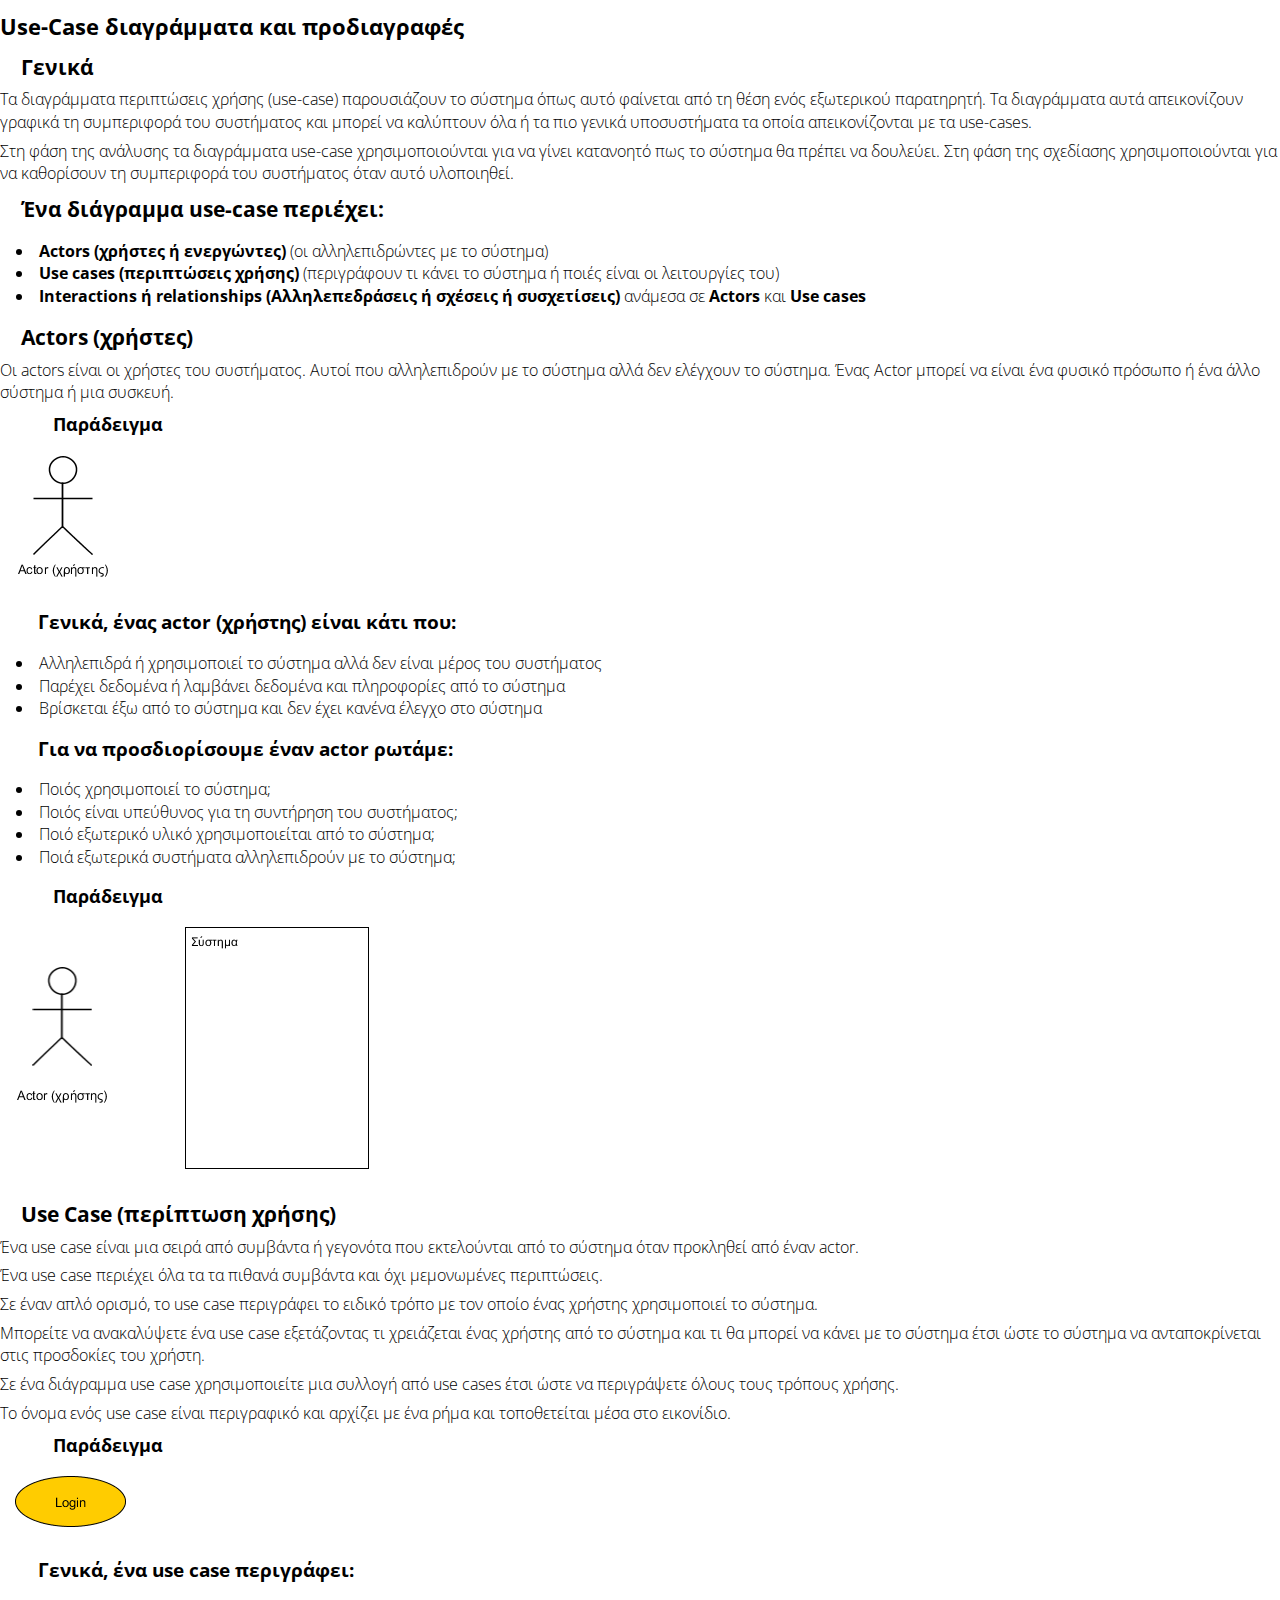
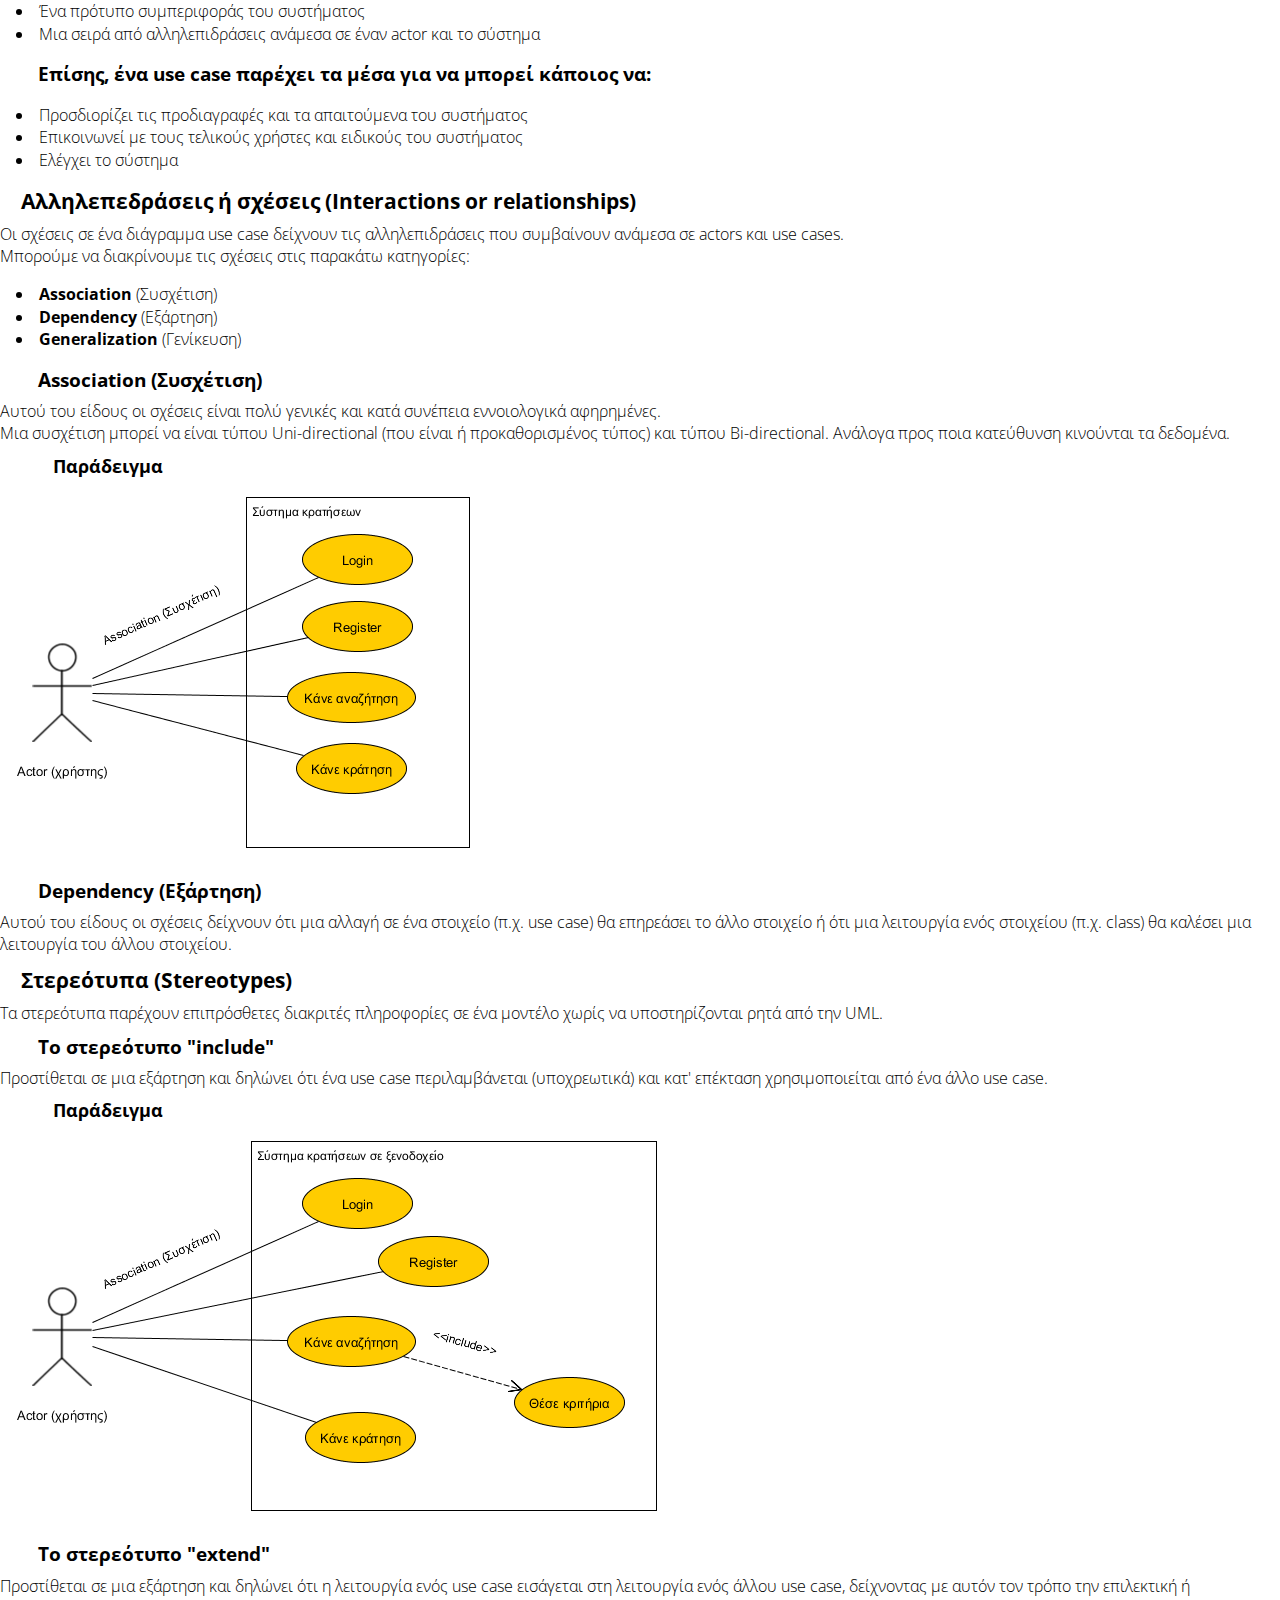
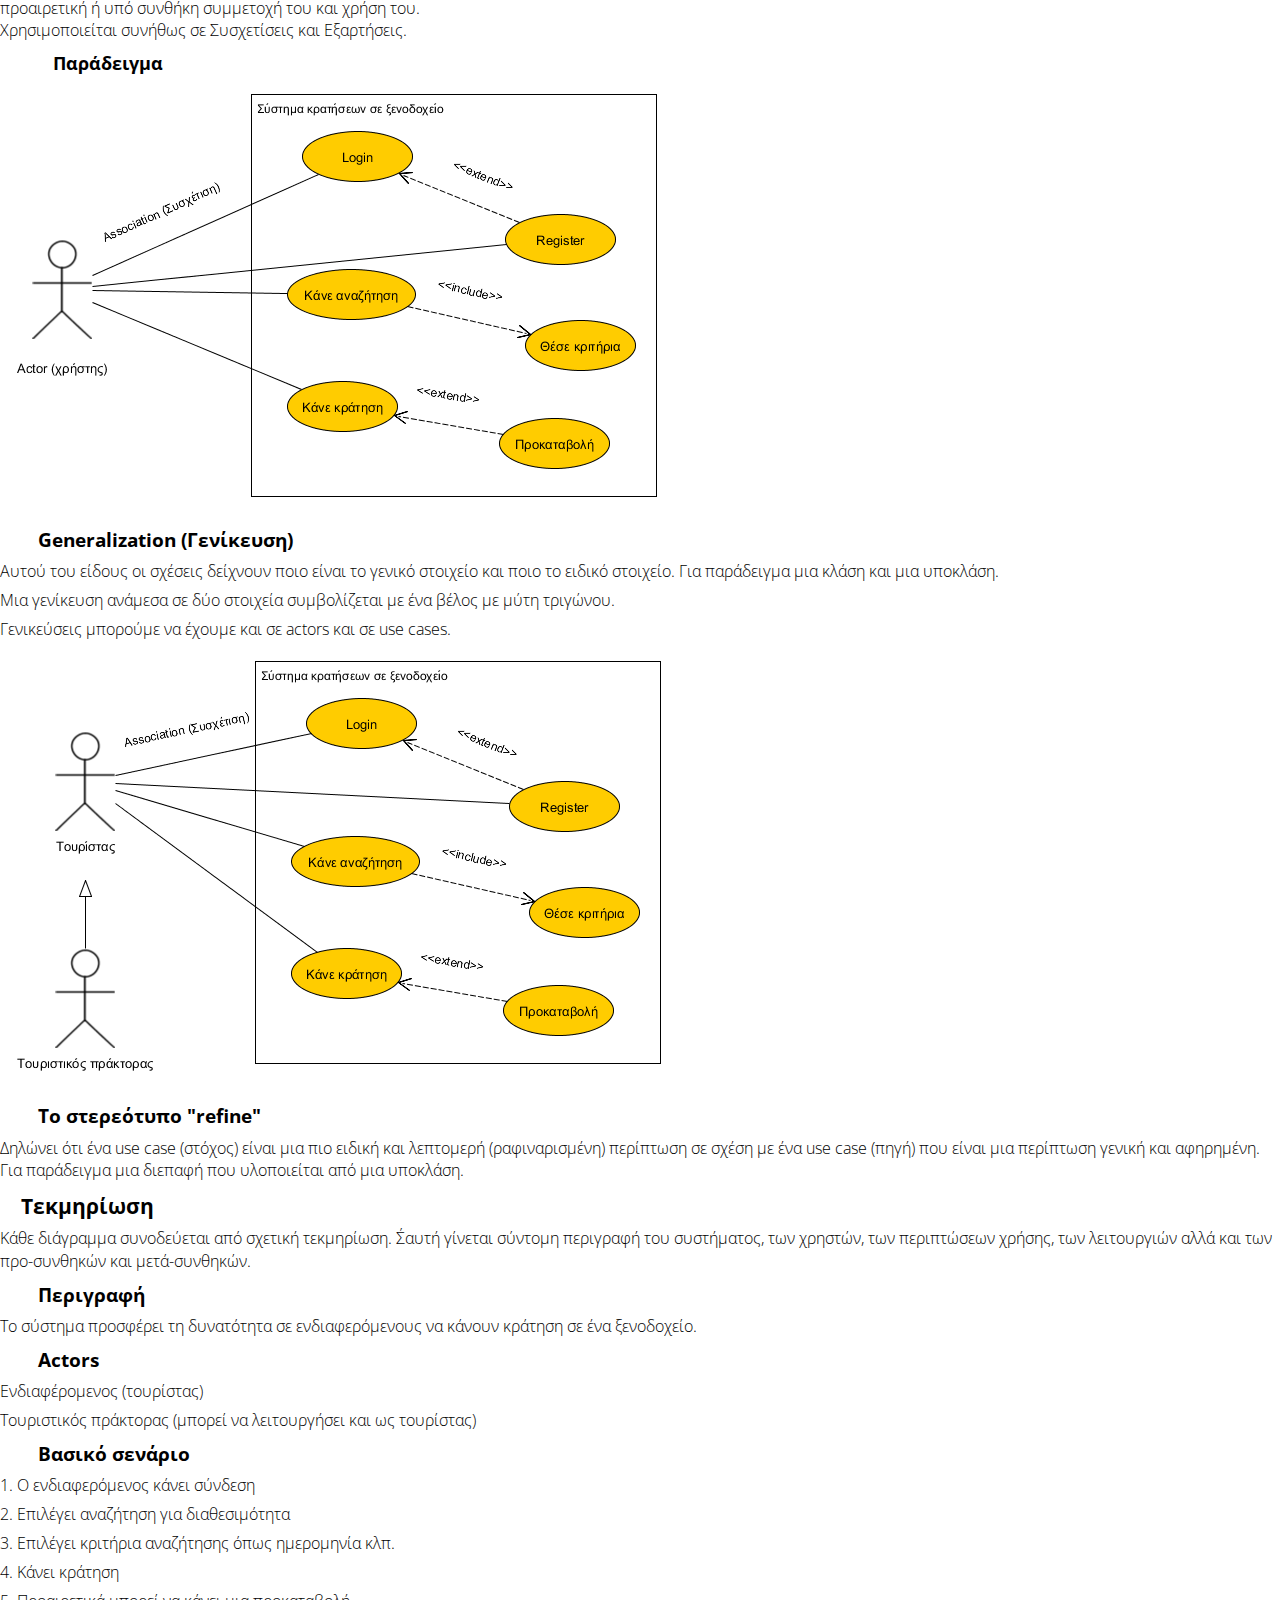
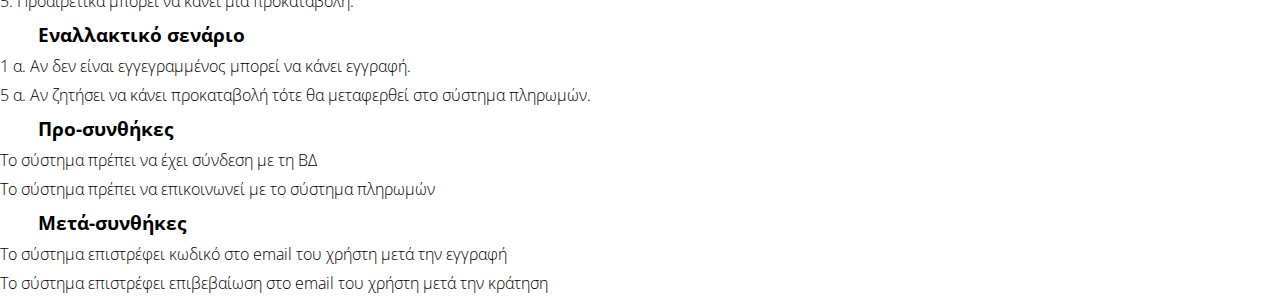
<file: usecases.html>
<!DOCTYPE html>
<html>
	<head>
		<meta charset="utf-8" />
		<title>Use-Case Diagrams and Specifications</title>
		<link href="main.css" rel="stylesheet" type="text/css" />
	</head>

	<body>
		<h2>Use-Case διαγράμματα και προδιαγραφές</h2>
		<h3>Γενικά</h3>

		<p>Τα διαγράμματα περιπτώσεις χρήσης (use-case) παρουσιάζουν το σύστημα όπως αυτό φαίνεται από τη θέση ενός εξωτερικού παρατηρητή. Τα διαγράμματα αυτά απεικονίζουν γραφικά τη συμπεριφορά του συστήματος και μπορεί να καλύπτουν όλα ή τα πιο γενικά υποσυστήματα τα οποία απεικονίζονται με τα use-cases.</p>
		<p>Στη φάση της ανάλυσης τα διαγράμματα use-case χρησιμοποιούνται για να γίνει κατανοητό πως το σύστημα θα πρέπει να δουλεύει. Στη φάση της σχεδίασης χρησιμοποιούνται για να καθορίσουν τη συμπεριφορά του συστήματος όταν αυτό υλοποιηθεί.</p>

		<!--A use-case diagram can contain:-->
		<h3>Ένα διάγραμμα use-case περιέχει:</h3>

		<ul>
			<li><b>Actors (χρήστες ή ενεργώντες)</b> (οι αλληλεπιδρώντες με το σύστημα)</li>
			<li><b>Use cases (περιπτώσεις χρήσης)</b> (περιγράφουν τι κάνει το σύστημα ή ποιές είναι οι λειτουργίες του)</li>
			<li><b>Interactions ή relationships (Αλληλεπεδράσεις ή σχέσεις ή συσχετίσεις)</b>  ανάμεσα σε <b>Actors</b> και <b>Use cases</b></li>
		</ul>


		<h3>Actors (χρήστες)</h3>
		<p>Οι actors είναι οι χρήστες του συστήματος. Αυτοί που αλληλεπιδρούν με το σύστημα αλλά δεν ελέγχουν το σύστημα. Ένας Actor μπορεί να είναι ένα φυσικό πρόσωπο ή ένα άλλο σύστημα ή μια συσκευή.</p> 
		<h5>Παράδειγμα</h5>
		<img src="images/usecases01.png">		
		<h4>Γενικά, ένας actor (χρήστης) είναι κάτι που:</h4>
		<ul>
			<li>Αλληλεπιδρά ή χρησιμοποιεί το σύστημα αλλά δεν είναι μέρος του συστήματος</li>
			<li>Παρέχει δεδομένα ή λαμβάνει δεδομένα και πληροφορίες από το σύστημα</li>
			<li>Βρίσκεται έξω από το σύστημα και δεν έχει κανένα έλεγχο στο σύστημα</li>
		</ul>
		<h4>Για να προσδιορίσουμε έναν actor ρωτάμε:</h4>
		<ul>
			<li>Ποιός χρησιμοποιεί το σύστημα;</li>
			<li>Ποιός είναι υπεύθυνος για τη συντήρηση του συστήματος;</li>
			<li>Ποιό εξωτερικό υλικό χρησιμοποιείται από το σύστημα;</li>
			<li>Ποιά εξωτερικά συστήματα αλληλεπιδρούν με το σύστημα;</li>
		</ul>
		<h5>Παράδειγμα</h5>
		<img src="images/usecases02.png">		

		<h3>Use Case (περίπτωση χρήσης)</h3>
		<p>Ένα use case είναι μια σειρά από συμβάντα ή γεγονότα που εκτελούνται από το σύστημα όταν προκληθεί από έναν actor.</p>
		<p>Ένα use case περιέχει όλα τα τα πιθανά συμβάντα και όχι μεμονωμένες περιπτώσεις.</p>
		<p>Σε έναν απλό ορισμό, το use case περιγράφει το ειδικό τρόπο με τον οποίο ένας χρήστης χρησιμοποιεί το σύστημα.</p>

		<p>Μπορείτε να ανακαλύψετε ένα use case εξετάζοντας τι χρειάζεται ένας χρήστης από το σύστημα και τι θα μπορεί να κάνει με το σύστημα έτσι ώστε το σύστημα να ανταποκρίνεται στις προσδοκίες του χρήστη. </p>
		<p>Σε ένα διάγραμμα use case χρησιμοποιείτε μια συλλογή από use cases έτσι ώστε να περιγράψετε όλους τους τρόπους χρήσης.</p>
		<p>Το όνομα ενός use case είναι περιγραφικό και αρχίζει με ένα ρήμα και τοποθετείται μέσα στο εικονίδιο.</p>
		<h5>Παράδειγμα</h5>
		<img src="images/usecases03.png">

		<h4>Γενικά, ένα use case περιγράφει:</h4>

		<ul>
			<li>Ένα πρότυπο συμπεριφοράς του συστήματος</li>
			<li>Μια σειρά από αλληλεπιδράσεις ανάμεσα σε έναν actor και το σύστημα</li>
		</ul>

		<h4>Επίσης, ένα use case παρέχει τα μέσα για να μπορεί κάποιος να:</h4>
		<ul>
			<li>Προσδιορίζει τις προδιαγραφές και τα απαιτούμενα του συστήματος</li>
			<li>Επικοινωνεί με τους τελικούς χρήστες και ειδικούς του συστήματος</li>
			<li>Ελέγχει το σύστημα</li>
		</ul>


		<h3>Αλληλεπεδράσεις ή σχέσεις (Interactions or relationships)</h3>
		<p>Οι σχέσεις σε ένα διάγραμμα use case δείχνουν τις αλληλεπιδράσεις που συμβαίνουν ανάμεσα σε actors και use cases.<br />
		Μπορούμε να διακρίνουμε τις σχέσεις στις παρακάτω κατηγορίες:</p>
		<ul>
			<li><b>Association</b> (Συσχέτιση)</li>
			<li><b>Dependency</b> (Εξάρτηση)</li>
			<li><b>Generalization</b> (Γενίκευση)</li>
		</ul>

		<h4>Association (Συσχέτιση)</h4>
		<p>Αυτού του είδους οι σχέσεις είναι πολύ γενικές και κατά συνέπεια εννοιολογικά αφηρημένες.<br />
		Μια συσχέτιση μπορεί να είναι τύπου Uni-directional (που είναι ή προκαθορισμένος τύπος) και τύπου Bi-directional. Ανάλογα προς ποια κατεύθυνση κινούνται τα δεδομένα.</p>
		<h5>Παράδειγμα</h5>
		<img src="images/usecases04.png">

		<h4>Dependency (Εξάρτηση)</h4>
		<p>Αυτού του είδους οι σχέσεις δείχνουν ότι μια αλλαγή σε ένα στοιχείο (π.χ. use case) θα επηρεάσει το άλλο στοιχείο ή ότι μια λειτουργία ενός στοιχείου (π.χ. class) θα καλέσει μια λειτουργία του άλλου στοιχείου.</p>
		
		<h3>Στερεότυπα (Stereotypes)</h3>
		<p>Τα στερεότυπα παρέχουν επιπρόσθετες διακριτές πληροφορίες σε ένα μοντέλο χωρίς να υποστηρίζονται ρητά από την UML.</p>
		
		<h4>Το στερεότυπο "include"</h4>
		<p>Προστίθεται σε μια εξάρτηση και δηλώνει ότι ένα use case περιλαμβάνεται (υποχρεωτικά) και κατ' επέκταση χρησιμοποιείται από ένα άλλο use case.</p>
		<h5>Παράδειγμα</h5>
		<img src="images/usecases05.png">	

		<h4>Το στερεότυπο "extend"</h4>
		<p>Προστίθεται σε μια εξάρτηση και δηλώνει ότι η λειτουργία ενός use case εισάγεται στη λειτουργία ενός άλλου use case, δείχνοντας με αυτόν τον τρόπο την επιλεκτική ή προαιρετική ή υπό συνθήκη συμμετοχή του και χρήση του.<br />
		Χρησιμοποιείται συνήθως σε Συσχετίσεις και Εξαρτήσεις.</p>
		<h5>Παράδειγμα</h5>
		<img src="images/usecases06.png">
		

		<h4>Generalization (Γενίκευση)</h4>
		<p>Αυτού του είδους οι σχέσεις δείχνουν ποιο είναι το γενικό στοιχείο και ποιο το ειδικό στοιχείο. Για παράδειγμα μια κλάση και μια υποκλάση.</p>
		<p>Μια γενίκευση ανάμεσα σε δύο στοιχεία συμβολίζεται με ένα βέλος με μύτη τριγώνου.</p>
		<p>Γενικεύσεις μπορούμε να έχουμε και σε actors και σε use cases.</p>
		<img src="images/usecases07.png">


		<h4>Το στερεότυπο "refine"</h4>
		<p>Δηλώνει ότι ένα use case (στόχος) είναι μια πιο ειδική και λεπτομερή (ραφιναρισμένη) περίπτωση σε σχέση με ένα use case (πηγή) που είναι μια περίπτωση γενική και αφηρημένη. Για παράδειγμα μια διεπαφή που υλοποιείται από μια υποκλάση.</p>
		
		<h3>Τεκμηρίωση</h3>
		<p>Κάθε διάγραμμα συνοδεύεται από σχετική τεκμηρίωση. Σ΄αυτή γίνεται σύντομη περιγραφή του συστήματος, των χρηστών, των περιπτώσεων χρήσης, των λειτουργιών αλλά και των προ-συνθηκών και μετά-συνθηκών.</p>

		<h4>Περιγραφή</h4>
		<p>Το σύστημα προσφέρει τη δυνατότητα σε ενδιαφερόμενους να κάνουν κράτηση σε ένα ξενοδοχείο.</p>

		<h4>Actors</h4>
		<p>Ενδιαφέρομενος (τουρίστας)</p>
		<p>Τουριστικός πράκτορας (μπορεί να λειτουργήσει και ως τουρίστας)</p>

		<h4>Βασικό σενάριο</h4>
		<p>1. Ο ενδιαφερόμενος κάνει σύνδεση</p>		
		<p>2. Επιλέγει αναζήτηση για διαθεσιμότητα</p>
		<p>3. Επιλέγει κριτήρια αναζήτησης όπως ημερομηνία κλπ.</p>
		<p>4. Κάνει κράτηση</p>
		<p>5. Προαιρετικά μπορεί να κάνει μια προκαταβολή.</p>

		<h4>Εναλλακτικό σενάριο</h4>
		<p>1 α. Αν δεν είναι εγγεγραμμένος μπορεί να κάνει εγγραφή.</p>
		<p>5 α. Αν ζητήσει να κάνει προκαταβολή τότε θα μεταφερθεί στο σύστημα πληρωμών.</p>	

		<h4>Προ-συνθήκες</h4>
		<p>Το σύστημα πρέπει να έχει σύνδεση με τη ΒΔ</p>
		<p>Το σύστημα πρέπει να επικοινωνεί με το σύστημα πληρωμών</p>

		<h4>Μετά-συνθήκες</h4>
		<p>Το σύστημα επιστρέφει κωδικό στο email του χρήστη μετά την εγγραφή</p>
		<p>Το σύστημα επιστρέφει επιβεβαίωση στο email του χρήστη μετά την κράτηση</p>
	</body>
</html>
</file>
<file: main.css>
@import url(https://fonts.googleapis.com/css?family=Open+Sans:400,300&subset=greek,latin);
@import url(https://fonts.googleapis.com/css?family=Roboto+Mono:400,300&subset=greek,latin);

* {
	padding: 0px;
	margin: 0px;
	border: none;
	font-size: 16px;
	font-family: "Open Sans", verdana, arial, tahoma;
	font-weight: 300;
	line-height: 140%;
}
h1, h2, h3, h4, h5, h6 {
	font-weight: bold;
	font-size: 1.5em;
	margin-top: .5em;
	margin-bottom: .2em;
}
h2 {
	font-size: 1.4em;
}
h3 {
	font-size: 1.3em;
	margin-left: 1em;
}
h4 {
	font-size: 1.2em;
	margin-left: 2em;
}
h5 {
	font-size: 1.1em;
}
h6 {
	font-size: 1em;
}

h3, h3 + section {
	margin-left: 1em;
}
h4, h4 + section {
	margin-left: 2em;
}
h5, h5 + section, h5 + pre {
	margin-left: 3em;
}
h6, h6 + section {
	margin-left: 4em;
}

ul, ol {
	list-style-position:inside;
	margin: 1em;
	line-height: 160%;
}

p {
	margin-top: .4em;
	margin-bottom: .4em;
}

pre {
	font-family: "Roboto Mono";
	font-weight: 300;
	margin-top: 1em;
	margin-bottom: 1em;
	margin-left: 0em;
	border:solid gray;border-width:.1em .1em .1em .5em;	
	padding: .5em;
	/*white-space: pre-line;*/
}

pre span.res {
	color: #333399; 
	font-weight: bold;
}

b {
	font-weight: bold;
}
</file>
<file: θέματα/main.css>
@import url(https://fonts.googleapis.com/css?family=Open+Sans:400,300&subset=greek,latin);
@import url(https://fonts.googleapis.com/css?family=Roboto+Mono:400,300&subset=greek,latin);

* {
	padding: 0px;
	margin: 0px;
	border: none;
	font-size: 16px;
	font-family: "Open Sans", verdana, arial, tahoma;
	font-weight: 300;
	line-height: 140%;
}
body {
	padding: 10px;
}
h1, h2, h3, h4, h5, h6 {
	font-weight: bold;
	font-size: 1.5em;
	margin-top: .5em;
	margin-bottom: .2em;
}
h2 {
	font-size: 1.4em;
}
h3 {
	font-size: 1.3em;
	margin-left: 1em;
}
h4 {
	font-size: 1.2em;
	margin-left: 2em;
}
h5 {
	font-size: 1.1em;
}
h6 {
	font-size: 1em;
}

h3, h3 + section {
	margin-left: 1em;
}
h4, h4 + section {
	margin-left: 2em;
}
h5, h5 + section, h5 + pre {
	margin-left: 3em;
}
h6, h6 + section {
	margin-left: 4em;
}

ul, ol {
	list-style-position:inside;
	margin: 1em;
	line-height: 160%;
}

p {
	margin-top: .4em;
	margin-bottom: .4em;
}

pre {
	font-family: "Roboto Mono";
	font-weight: 300;
	margin-top: 1em;
	margin-bottom: 1em;
	margin-left: 0em;
	border:solid gray;border-width:.1em .1em .1em .5em;	
	padding: .5em;
	/*white-space: pre-line;*/
}

pre span.res {
	color: #333399; 
	font-weight: bold;
}

b {
	font-weight: bold;
}
</file>
